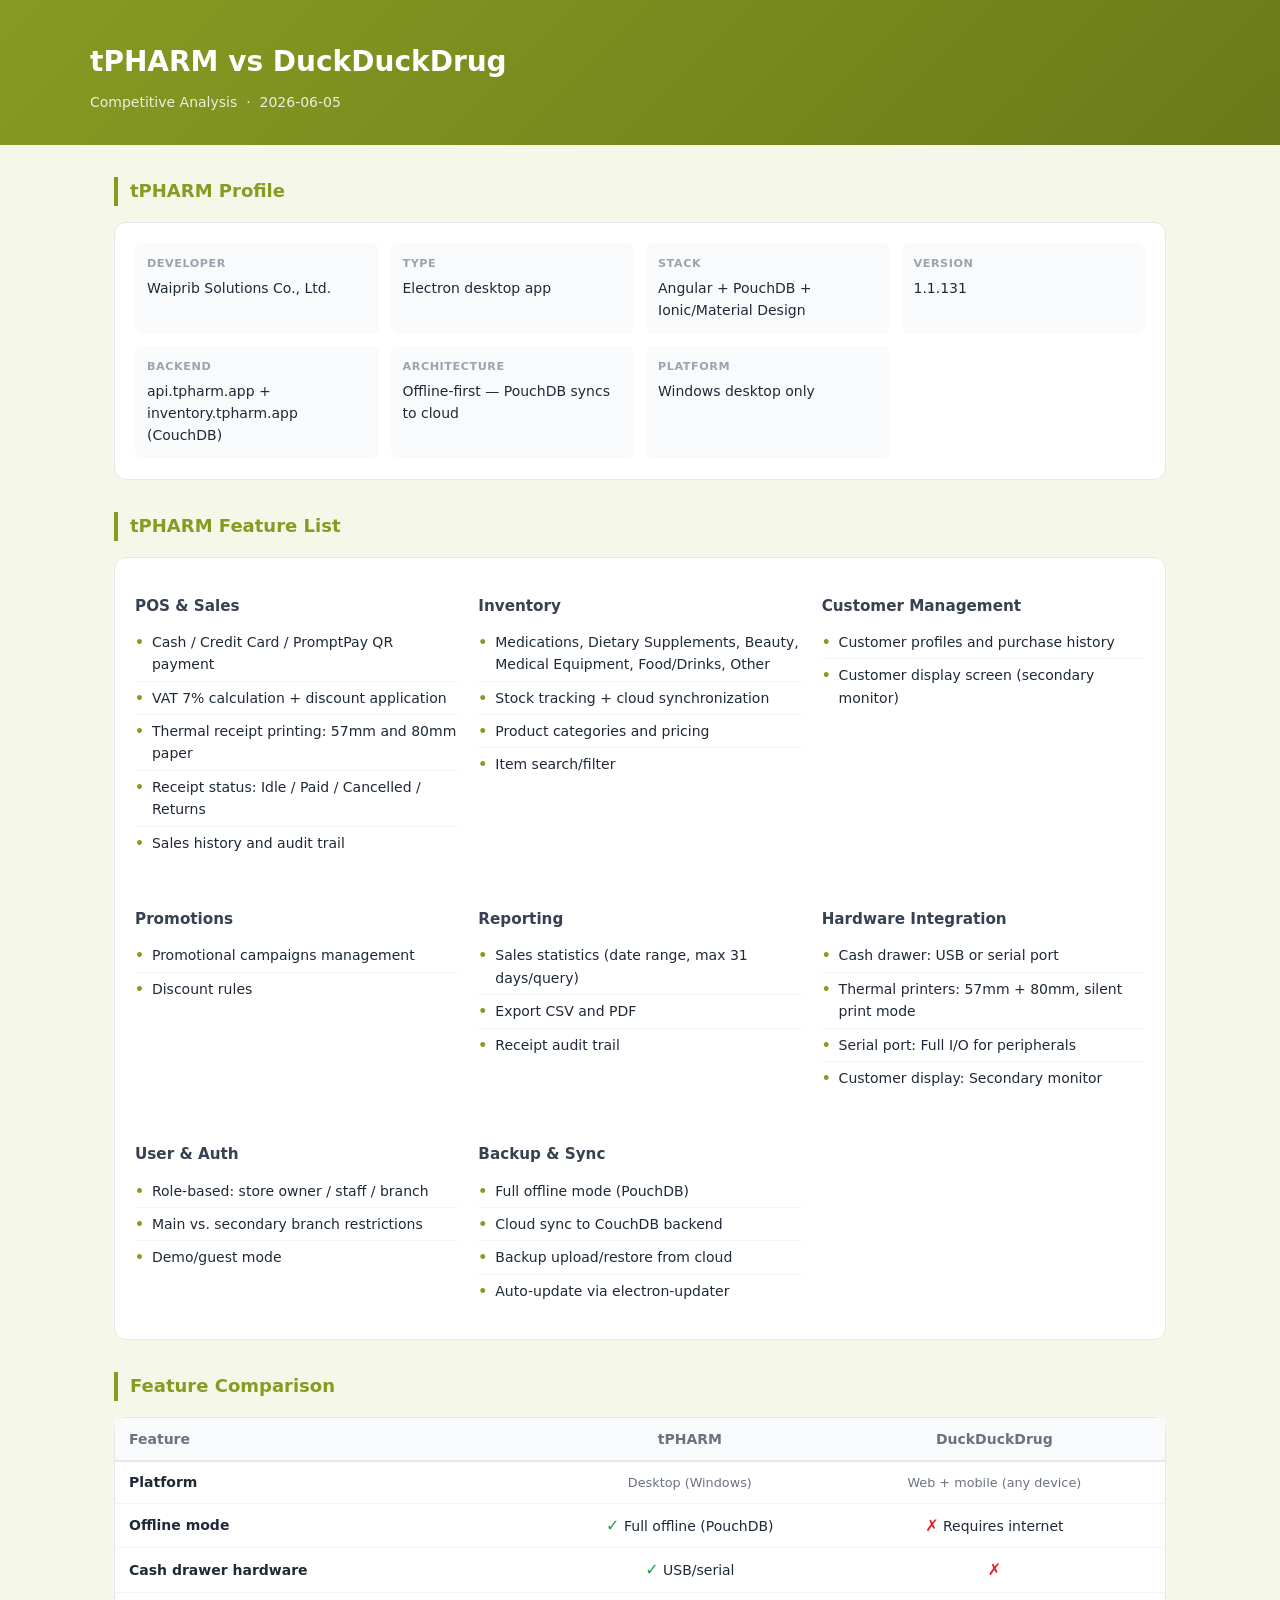
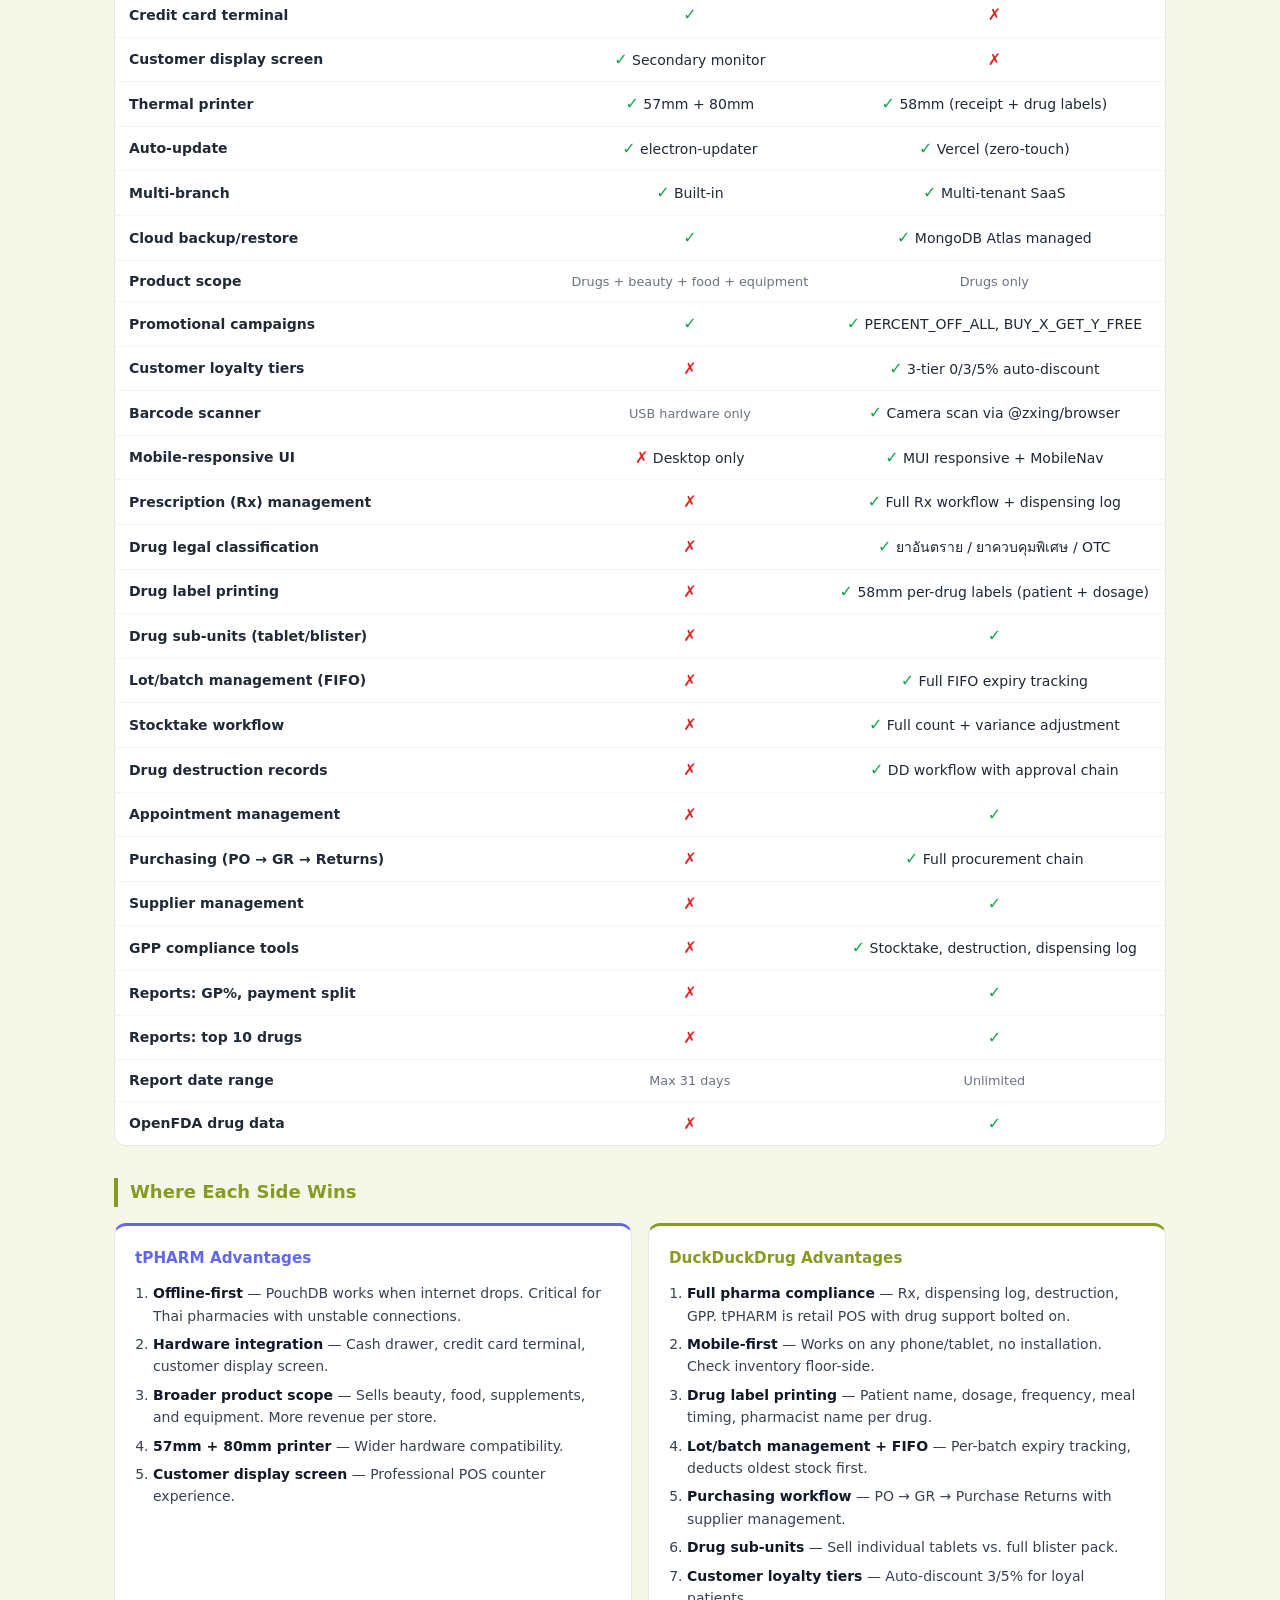
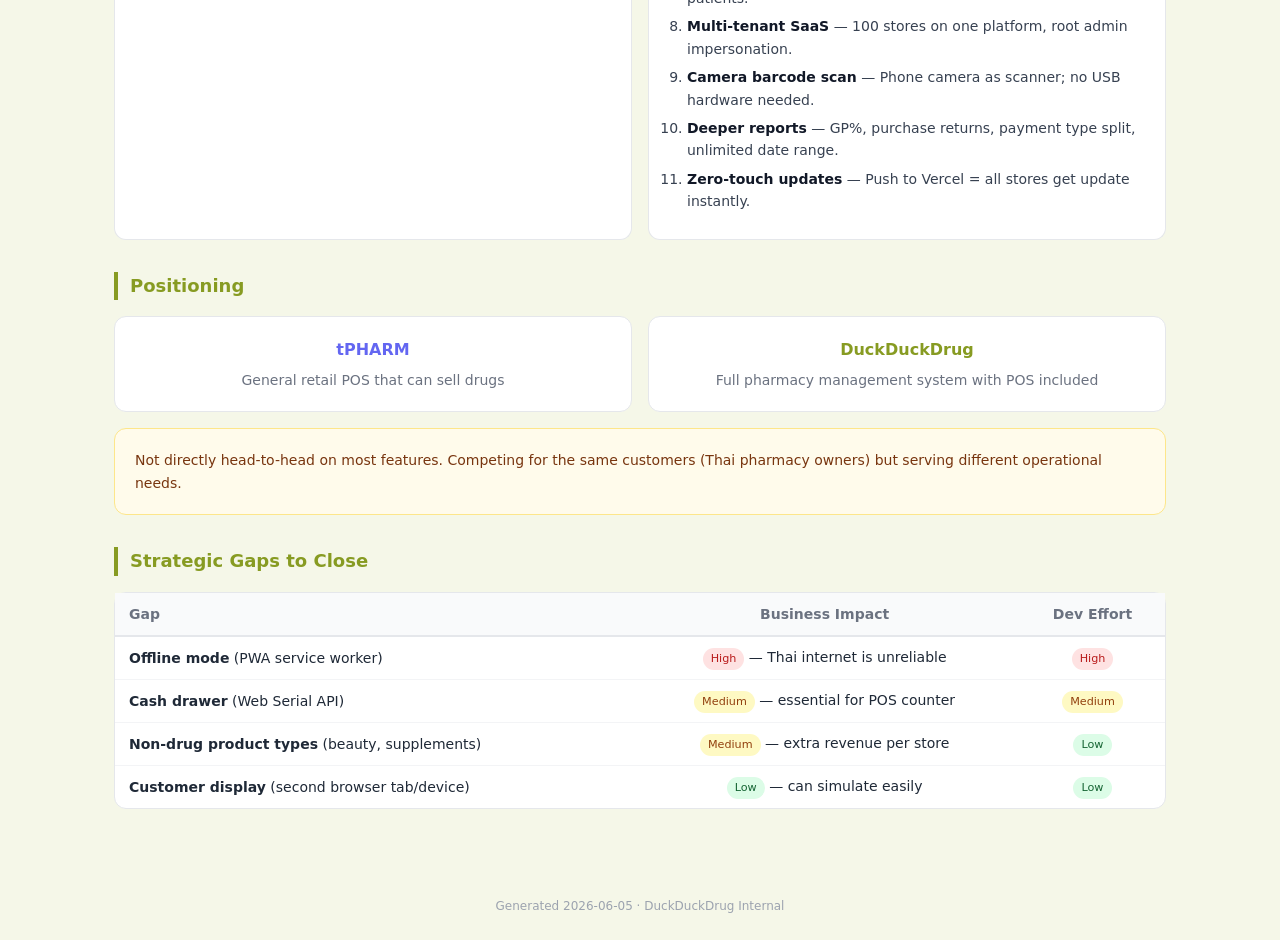
<file: analysis.html>
<!DOCTYPE html>
<html lang="en">
<head>
<meta charset="UTF-8">
<meta name="viewport" content="width=device-width, initial-scale=1.0">
<title>tPHARM vs DuckDuckDrug — Competitive Analysis</title>
<style>
  * { box-sizing: border-box; margin: 0; padding: 0; }
  body { font-family: 'Segoe UI', system-ui, sans-serif; background: #f5f7e8; color: #1f2937; line-height: 1.6; }

  .header {
    background: linear-gradient(135deg, #879b22 0%, #6b7a1a 100%);
    color: #fff;
    padding: 40px 32px 32px;
  }
  .header h1 { font-size: 1.75rem; font-weight: 700; margin-bottom: 6px; }
  .header .meta { font-size: 0.875rem; opacity: 0.85; }

  .container { max-width: 1100px; margin: 0 auto; padding: 32px 24px; }

  section { margin-bottom: 32px; }
  h2 {
    font-size: 1.125rem; font-weight: 700; color: #879b22;
    border-left: 4px solid #879b22; padding-left: 12px; margin-bottom: 16px;
  }
  h3 { font-size: 0.95rem; font-weight: 600; color: #374151; margin: 16px 0 8px; }

  .card {
    background: #fff; border: 1px solid #e5e7eb; border-radius: 12px;
    padding: 20px; margin-bottom: 16px;
  }

  /* Profile grid */
  .profile-grid {
    display: grid; grid-template-columns: repeat(auto-fit, minmax(200px, 1fr)); gap: 12px;
  }
  .profile-item { background: #f9fafb; border-radius: 8px; padding: 12px; }
  .profile-item .label { font-size: 0.7rem; font-weight: 600; color: #9ca3af; text-transform: uppercase; letter-spacing: 0.05em; margin-bottom: 4px; }
  .profile-item .value { font-size: 0.875rem; font-weight: 500; color: #1f2937; }

  /* Feature list */
  .feature-group { margin-bottom: 12px; }
  .feature-group ul { list-style: none; padding: 0; }
  .feature-group li {
    padding: 5px 0; font-size: 0.875rem; border-bottom: 1px solid #f3f4f6;
    display: flex; align-items: flex-start; gap: 8px;
  }
  .feature-group li:last-child { border-bottom: none; }
  .feature-group li::before { content: "•"; color: #879b22; font-weight: 700; flex-shrink: 0; }

  /* Comparison table */
  .table-wrap { overflow-x: auto; }
  table { width: 100%; border-collapse: collapse; font-size: 0.875rem; }
  th {
    background: #f9fafb; padding: 10px 14px; font-weight: 600; color: #6b7280;
    border-bottom: 2px solid #e5e7eb; text-align: left; white-space: nowrap;
  }
  th:not(:first-child) { text-align: center; }
  td { padding: 9px 14px; border-bottom: 1px solid #f3f4f6; }
  td:not(:first-child) { text-align: center; }
  tr:last-child td { border-bottom: none; }
  tr:hover td { background: #f9fafb; }
  .check { color: #16a34a; font-size: 1rem; }
  .cross { color: #dc2626; font-size: 1rem; }
  .neutral { color: #6b7280; font-size: 0.8rem; }

  /* Wins cards */
  .wins-grid { display: grid; grid-template-columns: 1fr 1fr; gap: 16px; }
  @media (max-width: 640px) { .wins-grid { grid-template-columns: 1fr; } }
  .wins-card { background: #fff; border: 1px solid #e5e7eb; border-radius: 12px; padding: 20px; }
  .wins-card.tpharm { border-top: 3px solid #6366f1; }
  .wins-card.ours   { border-top: 3px solid #879b22; }
  .wins-card h3 { font-size: 0.95rem; margin: 0 0 12px; }
  .wins-card.tpharm h3 { color: #6366f1; }
  .wins-card.ours   h3 { color: #879b22; }
  .wins-card ol { padding-left: 18px; }
  .wins-card ol li { font-size: 0.875rem; margin-bottom: 6px; color: #374151; }
  .wins-card ol li strong { color: #111827; }

  /* Gap table */
  .gap-badge {
    display: inline-block; font-size: 0.7rem; padding: 2px 8px;
    border-radius: 12px; font-weight: 500;
  }
  .high   { background: #fee2e2; color: #b91c1c; }
  .medium { background: #fef9c3; color: #92400e; }
  .low    { background: #dcfce7; color: #166534; }

  /* Positioning */
  .positioning {
    display: grid; grid-template-columns: 1fr 1fr; gap: 16px;
  }
  @media (max-width: 640px) { .positioning { grid-template-columns: 1fr; } }
  .pos-card { background: #fff; border: 1px solid #e5e7eb; border-radius: 12px; padding: 20px; text-align: center; }
  .pos-card .brand { font-size: 1rem; font-weight: 700; margin-bottom: 6px; }
  .pos-card.tpharm .brand { color: #6366f1; }
  .pos-card.ours   .brand { color: #879b22; }
  .pos-card .desc { font-size: 0.875rem; color: #6b7280; }
</style>
</head>
<body>

<div class="header">
  <div style="max-width:1100px;margin:0 auto">
    <h1>tPHARM vs DuckDuckDrug</h1>
    <div class="meta">Competitive Analysis &nbsp;·&nbsp; 2026-06-05</div>
  </div>
</div>

<div class="container">

  <!-- Profile -->
  <section>
    <h2>tPHARM Profile</h2>
    <div class="card">
      <div class="profile-grid">
        <div class="profile-item"><div class="label">Developer</div><div class="value">Waiprib Solutions Co., Ltd.</div></div>
        <div class="profile-item"><div class="label">Type</div><div class="value">Electron desktop app</div></div>
        <div class="profile-item"><div class="label">Stack</div><div class="value">Angular + PouchDB + Ionic/Material Design</div></div>
        <div class="profile-item"><div class="label">Version</div><div class="value">1.1.131</div></div>
        <div class="profile-item"><div class="label">Backend</div><div class="value">api.tpharm.app + inventory.tpharm.app (CouchDB)</div></div>
        <div class="profile-item"><div class="label">Architecture</div><div class="value">Offline-first — PouchDB syncs to cloud</div></div>
        <div class="profile-item"><div class="label">Platform</div><div class="value">Windows desktop only</div></div>
      </div>
    </div>
  </section>

  <!-- tPHARM Features -->
  <section>
    <h2>tPHARM Feature List</h2>
    <div class="card">
      <div style="display:grid;grid-template-columns:repeat(auto-fit,minmax(240px,1fr));gap:20px">
        <div class="feature-group">
          <h3>POS &amp; Sales</h3>
          <ul>
            <li>Cash / Credit Card / PromptPay QR payment</li>
            <li>VAT 7% calculation + discount application</li>
            <li>Thermal receipt printing: 57mm and 80mm paper</li>
            <li>Receipt status: Idle / Paid / Cancelled / Returns</li>
            <li>Sales history and audit trail</li>
          </ul>
        </div>
        <div class="feature-group">
          <h3>Inventory</h3>
          <ul>
            <li>Medications, Dietary Supplements, Beauty, Medical Equipment, Food/Drinks, Other</li>
            <li>Stock tracking + cloud synchronization</li>
            <li>Product categories and pricing</li>
            <li>Item search/filter</li>
          </ul>
        </div>
        <div class="feature-group">
          <h3>Customer Management</h3>
          <ul>
            <li>Customer profiles and purchase history</li>
            <li>Customer display screen (secondary monitor)</li>
          </ul>
        </div>
        <div class="feature-group">
          <h3>Promotions</h3>
          <ul>
            <li>Promotional campaigns management</li>
            <li>Discount rules</li>
          </ul>
        </div>
        <div class="feature-group">
          <h3>Reporting</h3>
          <ul>
            <li>Sales statistics (date range, max 31 days/query)</li>
            <li>Export CSV and PDF</li>
            <li>Receipt audit trail</li>
          </ul>
        </div>
        <div class="feature-group">
          <h3>Hardware Integration</h3>
          <ul>
            <li>Cash drawer: USB or serial port</li>
            <li>Thermal printers: 57mm + 80mm, silent print mode</li>
            <li>Serial port: Full I/O for peripherals</li>
            <li>Customer display: Secondary monitor</li>
          </ul>
        </div>
        <div class="feature-group">
          <h3>User &amp; Auth</h3>
          <ul>
            <li>Role-based: store owner / staff / branch</li>
            <li>Main vs. secondary branch restrictions</li>
            <li>Demo/guest mode</li>
          </ul>
        </div>
        <div class="feature-group">
          <h3>Backup &amp; Sync</h3>
          <ul>
            <li>Full offline mode (PouchDB)</li>
            <li>Cloud sync to CouchDB backend</li>
            <li>Backup upload/restore from cloud</li>
            <li>Auto-update via electron-updater</li>
          </ul>
        </div>
      </div>
    </div>
  </section>

  <!-- Comparison Table -->
  <section>
    <h2>Feature Comparison</h2>
    <div class="card" style="padding:0">
      <div class="table-wrap">
        <table>
          <thead>
            <tr>
              <th style="width:42%">Feature</th>
              <th>tPHARM</th>
              <th>DuckDuckDrug</th>
            </tr>
          </thead>
          <tbody>
            <tr><td><strong>Platform</strong></td><td><span class="neutral">Desktop (Windows)</span></td><td><span class="neutral">Web + mobile (any device)</span></td></tr>
            <tr><td><strong>Offline mode</strong></td><td><span class="check">✓</span> Full offline (PouchDB)</td><td><span class="cross">✗</span> Requires internet</td></tr>
            <tr><td><strong>Cash drawer hardware</strong></td><td><span class="check">✓</span> USB/serial</td><td><span class="cross">✗</span></td></tr>
            <tr><td><strong>Credit card terminal</strong></td><td><span class="check">✓</span></td><td><span class="cross">✗</span></td></tr>
            <tr><td><strong>Customer display screen</strong></td><td><span class="check">✓</span> Secondary monitor</td><td><span class="cross">✗</span></td></tr>
            <tr><td><strong>Thermal printer</strong></td><td><span class="check">✓</span> 57mm + 80mm</td><td><span class="check">✓</span> 58mm (receipt + drug labels)</td></tr>
            <tr><td><strong>Auto-update</strong></td><td><span class="check">✓</span> electron-updater</td><td><span class="check">✓</span> Vercel (zero-touch)</td></tr>
            <tr><td><strong>Multi-branch</strong></td><td><span class="check">✓</span> Built-in</td><td><span class="check">✓</span> Multi-tenant SaaS</td></tr>
            <tr><td><strong>Cloud backup/restore</strong></td><td><span class="check">✓</span></td><td><span class="check">✓</span> MongoDB Atlas managed</td></tr>
            <tr><td><strong>Product scope</strong></td><td><span class="neutral">Drugs + beauty + food + equipment</span></td><td><span class="neutral">Drugs only</span></td></tr>
            <tr><td><strong>Promotional campaigns</strong></td><td><span class="check">✓</span></td><td><span class="check">✓</span> PERCENT_OFF_ALL, BUY_X_GET_Y_FREE</td></tr>
            <tr><td><strong>Customer loyalty tiers</strong></td><td><span class="cross">✗</span></td><td><span class="check">✓</span> 3-tier 0/3/5% auto-discount</td></tr>
            <tr><td><strong>Barcode scanner</strong></td><td><span class="neutral">USB hardware only</span></td><td><span class="check">✓</span> Camera scan via @zxing/browser</td></tr>
            <tr><td><strong>Mobile-responsive UI</strong></td><td><span class="cross">✗</span> Desktop only</td><td><span class="check">✓</span> MUI responsive + MobileNav</td></tr>
            <tr><td><strong>Prescription (Rx) management</strong></td><td><span class="cross">✗</span></td><td><span class="check">✓</span> Full Rx workflow + dispensing log</td></tr>
            <tr><td><strong>Drug legal classification</strong></td><td><span class="cross">✗</span></td><td><span class="check">✓</span> ยาอันตราย / ยาควบคุมพิเศษ / OTC</td></tr>
            <tr><td><strong>Drug label printing</strong></td><td><span class="cross">✗</span></td><td><span class="check">✓</span> 58mm per-drug labels (patient + dosage)</td></tr>
            <tr><td><strong>Drug sub-units (tablet/blister)</strong></td><td><span class="cross">✗</span></td><td><span class="check">✓</span></td></tr>
            <tr><td><strong>Lot/batch management (FIFO)</strong></td><td><span class="cross">✗</span></td><td><span class="check">✓</span> Full FIFO expiry tracking</td></tr>
            <tr><td><strong>Stocktake workflow</strong></td><td><span class="cross">✗</span></td><td><span class="check">✓</span> Full count + variance adjustment</td></tr>
            <tr><td><strong>Drug destruction records</strong></td><td><span class="cross">✗</span></td><td><span class="check">✓</span> DD workflow with approval chain</td></tr>
            <tr><td><strong>Appointment management</strong></td><td><span class="cross">✗</span></td><td><span class="check">✓</span></td></tr>
            <tr><td><strong>Purchasing (PO → GR → Returns)</strong></td><td><span class="cross">✗</span></td><td><span class="check">✓</span> Full procurement chain</td></tr>
            <tr><td><strong>Supplier management</strong></td><td><span class="cross">✗</span></td><td><span class="check">✓</span></td></tr>
            <tr><td><strong>GPP compliance tools</strong></td><td><span class="cross">✗</span></td><td><span class="check">✓</span> Stocktake, destruction, dispensing log</td></tr>
            <tr><td><strong>Reports: GP%, payment split</strong></td><td><span class="cross">✗</span></td><td><span class="check">✓</span></td></tr>
            <tr><td><strong>Reports: top 10 drugs</strong></td><td><span class="cross">✗</span></td><td><span class="check">✓</span></td></tr>
            <tr><td><strong>Report date range</strong></td><td><span class="neutral">Max 31 days</span></td><td><span class="neutral">Unlimited</span></td></tr>
            <tr><td><strong>OpenFDA drug data</strong></td><td><span class="cross">✗</span></td><td><span class="check">✓</span></td></tr>
          </tbody>
        </table>
      </div>
    </div>
  </section>

  <!-- Wins -->
  <section>
    <h2>Where Each Side Wins</h2>
    <div class="wins-grid">
      <div class="wins-card tpharm">
        <h3>tPHARM Advantages</h3>
        <ol>
          <li><strong>Offline-first</strong> — PouchDB works when internet drops. Critical for Thai pharmacies with unstable connections.</li>
          <li><strong>Hardware integration</strong> — Cash drawer, credit card terminal, customer display screen.</li>
          <li><strong>Broader product scope</strong> — Sells beauty, food, supplements, and equipment. More revenue per store.</li>
          <li><strong>57mm + 80mm printer</strong> — Wider hardware compatibility.</li>
          <li><strong>Customer display screen</strong> — Professional POS counter experience.</li>
        </ol>
      </div>
      <div class="wins-card ours">
        <h3>DuckDuckDrug Advantages</h3>
        <ol>
          <li><strong>Full pharma compliance</strong> — Rx, dispensing log, destruction, GPP. tPHARM is retail POS with drug support bolted on.</li>
          <li><strong>Mobile-first</strong> — Works on any phone/tablet, no installation. Check inventory floor-side.</li>
          <li><strong>Drug label printing</strong> — Patient name, dosage, frequency, meal timing, pharmacist name per drug.</li>
          <li><strong>Lot/batch management + FIFO</strong> — Per-batch expiry tracking, deducts oldest stock first.</li>
          <li><strong>Purchasing workflow</strong> — PO → GR → Purchase Returns with supplier management.</li>
          <li><strong>Drug sub-units</strong> — Sell individual tablets vs. full blister pack.</li>
          <li><strong>Customer loyalty tiers</strong> — Auto-discount 3/5% for loyal patients.</li>
          <li><strong>Multi-tenant SaaS</strong> — 100 stores on one platform, root admin impersonation.</li>
          <li><strong>Camera barcode scan</strong> — Phone camera as scanner; no USB hardware needed.</li>
          <li><strong>Deeper reports</strong> — GP%, purchase returns, payment type split, unlimited date range.</li>
          <li><strong>Zero-touch updates</strong> — Push to Vercel = all stores get update instantly.</li>
        </ol>
      </div>
    </div>
  </section>

  <!-- Positioning -->
  <section>
    <h2>Positioning</h2>
    <div class="positioning">
      <div class="pos-card tpharm">
        <div class="brand">tPHARM</div>
        <div class="desc">General retail POS that can sell drugs</div>
      </div>
      <div class="pos-card ours">
        <div class="brand">DuckDuckDrug</div>
        <div class="desc">Full pharmacy management system with POS included</div>
      </div>
    </div>
    <div class="card" style="margin-top:16px;background:#fffbeb;border-color:#fde68a">
      <p style="font-size:0.875rem;color:#78350f">Not directly head-to-head on most features. Competing for the same customers (Thai pharmacy owners) but serving different operational needs.</p>
    </div>
  </section>

  <!-- Strategic Gaps -->
  <section>
    <h2>Strategic Gaps to Close</h2>
    <div class="card" style="padding:0">
      <div class="table-wrap">
        <table>
          <thead>
            <tr>
              <th>Gap</th>
              <th>Business Impact</th>
              <th>Dev Effort</th>
            </tr>
          </thead>
          <tbody>
            <tr>
              <td><strong>Offline mode</strong> (PWA service worker)</td>
              <td><span class="gap-badge high">High</span> — Thai internet is unreliable</td>
              <td><span class="gap-badge high">High</span></td>
            </tr>
            <tr>
              <td><strong>Cash drawer</strong> (Web Serial API)</td>
              <td><span class="gap-badge medium">Medium</span> — essential for POS counter</td>
              <td><span class="gap-badge medium">Medium</span></td>
            </tr>
            <tr>
              <td><strong>Non-drug product types</strong> (beauty, supplements)</td>
              <td><span class="gap-badge medium">Medium</span> — extra revenue per store</td>
              <td><span class="gap-badge low">Low</span></td>
            </tr>
            <tr>
              <td><strong>Customer display</strong> (second browser tab/device)</td>
              <td><span class="gap-badge low">Low</span> — can simulate easily</td>
              <td><span class="gap-badge low">Low</span></td>
            </tr>
          </tbody>
        </table>
      </div>
    </div>
  </section>

</div>

<div style="text-align:center;padding:24px;font-size:0.75rem;color:#9ca3af">
  Generated 2026-06-05 · DuckDuckDrug Internal
</div>

</body>
</html>
</file>
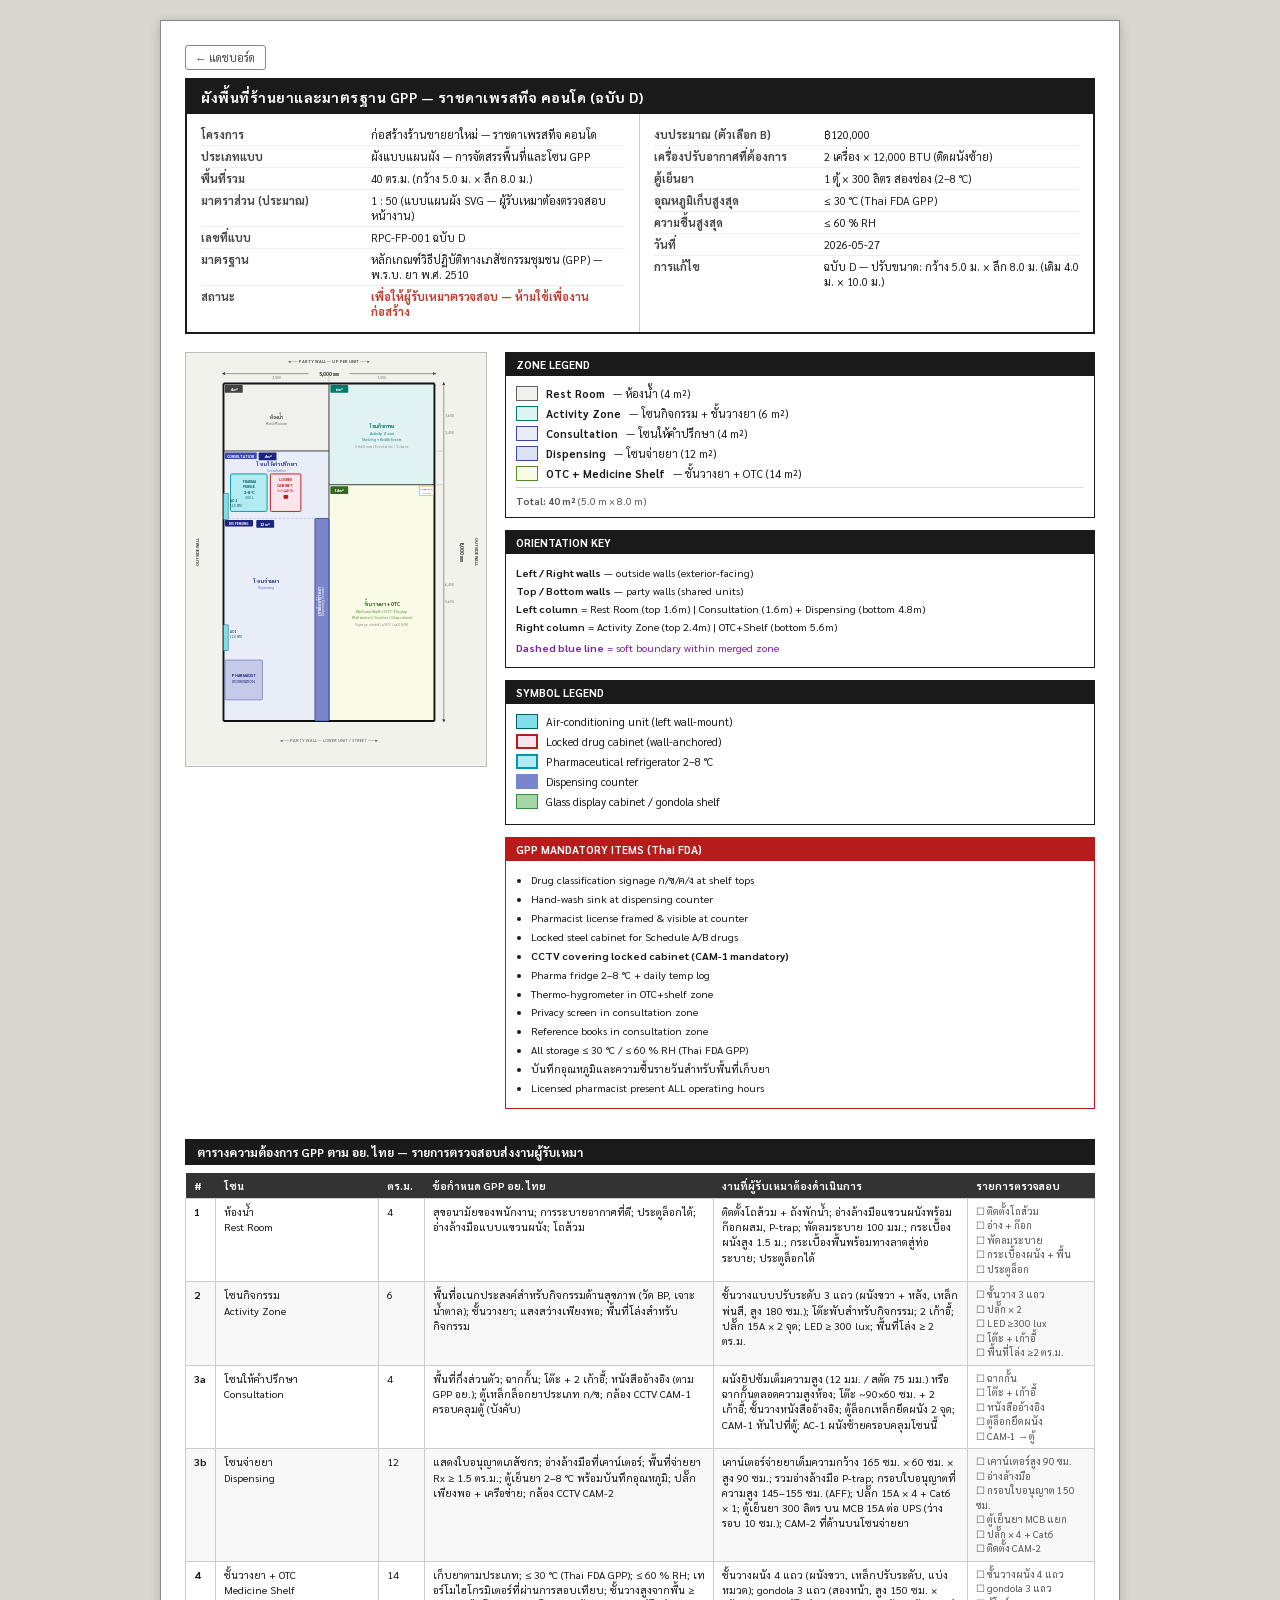
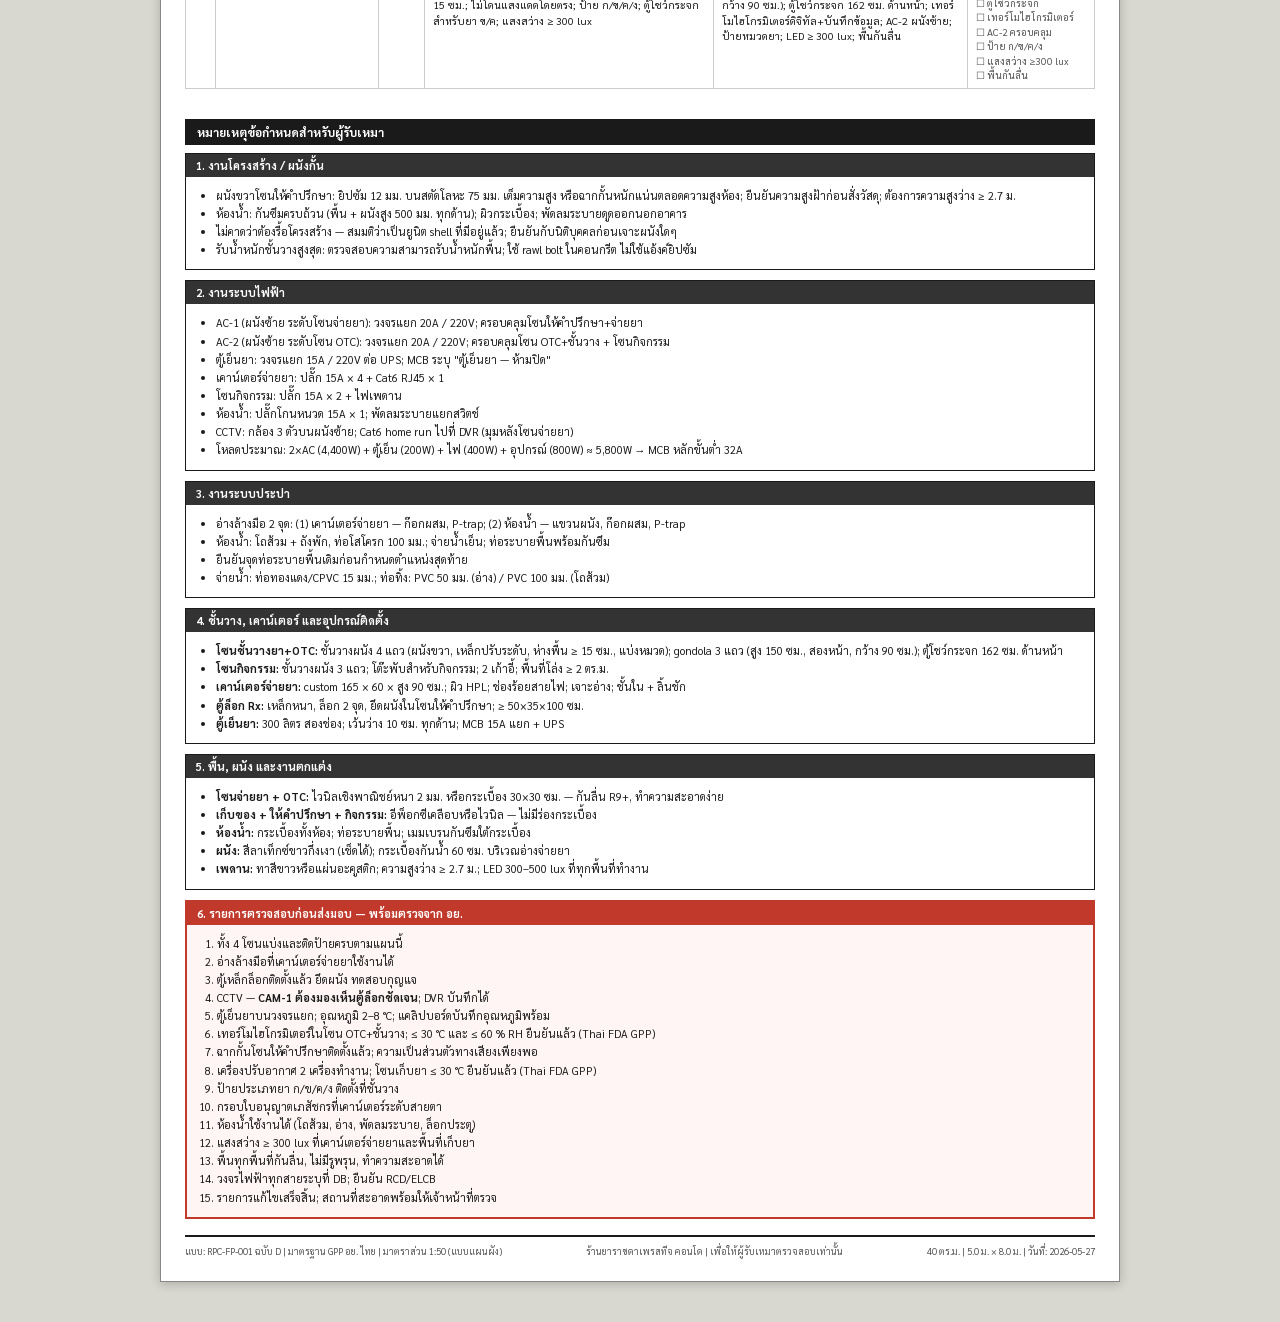
<file: floorplan-th.html>
<!DOCTYPE html>
<html lang="th">
<head>
  <meta charset="UTF-8">
  <meta name="viewport" content="width=device-width, initial-scale=1.0">
  <title>ผังร้านยา GPP — Ratchada Prestige Pharmacy</title>
  <link rel="preconnect" href="https://fonts.googleapis.com">
  <link href="https://fonts.googleapis.com/css2?family=Sarabun:wght@400;600;700&display=swap" rel="stylesheet">
  <style>
    *{box-sizing:border-box;margin:0;padding:0}
    body{font-family:'Sarabun',Arial,sans-serif;background:#d8d8d0;padding:20px;color:#1a1a1a}
    .page{background:white;max-width:960px;margin:0 auto 20px;padding:24px;border:1px solid #888;box-shadow:0 2px 10px rgba(0,0,0,.2)}
    .title-block{border:2px solid #1a1a1a;margin-bottom:18px}
    .title-block .tb-header{background:#1a1a1a;color:white;padding:8px 14px;font-size:14px;font-weight:bold;letter-spacing:.5px}
    .title-block .tb-body{display:grid;grid-template-columns:1fr 1fr;gap:0}
    .tb-col{padding:10px 14px}
    .tb-col:first-child{border-right:1px solid #ccc}
    .tb-row{display:flex;gap:0;font-size:11px;border-bottom:1px solid #eee;padding:3px 0}
    .tb-row:last-child{border-bottom:none}
    .tb-key{font-weight:bold;width:170px;flex-shrink:0;color:#444}
    .tb-val{color:#1a1a1a}
    .main-layout{display:flex;gap:18px;align-items:flex-start;margin-bottom:18px}
    .fp-svg-wrap{flex:0 0 auto}
    .side-panel{flex:1;min-width:220px}
    .panel-box{border:1.5px solid #1a1a1a;margin-bottom:12px;font-size:11px}
    .panel-box .pb-head{background:#1a1a1a;color:white;padding:4px 10px;font-size:11px;font-weight:bold}
    .panel-box .pb-body{padding:10px}
    .lg-item{display:flex;align-items:center;gap:8px;margin-bottom:5px;font-size:11px}
    .lg-swatch{width:22px;height:15px;border:1px solid #666;flex-shrink:0}
    .section-head{background:#1a1a1a;color:white;padding:5px 12px;font-size:12px;font-weight:bold;margin:16px 0 8px}
    table.gpp{width:100%;border-collapse:collapse;font-size:10.5px;margin-bottom:14px}
    table.gpp th{background:#333;color:white;padding:6px 8px;text-align:left}
    table.gpp td{padding:5px 8px;border:1px solid #ccc;vertical-align:top;line-height:1.45}
    table.gpp tr:nth-child(even) td{background:#f8f8f8}
    table.gpp .check{color:#555;font-size:10px}
    .note-box{border:1.5px solid #1a1a1a;margin-bottom:10px;font-size:11px}
    .note-box .nb-head{background:#333;color:white;padding:4px 10px;font-size:11px;font-weight:bold}
    .note-box .nb-body{padding:10px 12px}
    .note-box ul,.note-box ol{margin-left:18px;line-height:1.65}
    .warn-box{border:2px solid #c0392b;background:#fff5f5}
    .warn-box .nb-head{background:#c0392b}
    .doc-footer{margin-top:16px;border-top:2px solid #1a1a1a;padding-top:8px;font-size:9.5px;color:#555;display:flex;justify-content:space-between}
    .fp-svg-wrap svg{width:100%;max-width:380px;height:auto}
    @media(max-width:700px){
      body{padding:10px}
      .page{padding:12px}
      .main-layout{flex-direction:column}
      .side-panel{min-width:0;width:100%}
      .title-block .tb-body{grid-template-columns:1fr}
      .tb-col:first-child{border-right:none;border-bottom:1px solid #ccc}
      .gpp{font-size:9.5px}
      .gpp th,.gpp td{padding:4px 5px}
      .section-head{font-size:11px}
    }
    .tbl-scroll{overflow-x:auto;-webkit-overflow-scrolling:touch}
    @media print{body{background:white;padding:0}.page{box-shadow:none;border:none;padding:12px;max-width:100%}}
    .lang-bar{display:flex;gap:8px;justify-content:space-between;margin-bottom:8px;font-size:11px}
    .lang-bar a{padding:4px 10px;border:1px solid #888;text-decoration:none;color:#444;border-radius:3px}
    .lang-bar a.active{background:#1a1a1a;color:white;font-weight:bold;border-color:#1a1a1a}
    .lang-bar a:hover:not(.active){background:#eee}
  </style>
</head>
<body>
<div class="page">

  <!-- LANGUAGE SWITCHER -->
  <div class="lang-bar">
    <a href="index.html">&#8592; &#3649;&#3604;&#3594;&#3610;&#3629;&#3619;&#3660;&#3604;</a>
    <div style="display:flex;gap:8px">
    </div>
  </div>

  <!-- TITLE BLOCK -->
  <div class="title-block">
    <div class="tb-header">ผังพื้นที่ร้านยาและมาตรฐาน GPP — ราชดาเพรสทีจ คอนโด (ฉบับ D)</div>
    <div class="tb-body">
      <div class="tb-col">
        <div class="tb-row"><span class="tb-key">โครงการ</span><span class="tb-val">ก่อสร้างร้านขายยาใหม่ — ราชดาเพรสทีจ คอนโด</span></div>
        <div class="tb-row"><span class="tb-key">ประเภทแบบ</span><span class="tb-val">ผังแบบแผนผัง — การจัดสรรพื้นที่และโซน GPP</span></div>
        <div class="tb-row"><span class="tb-key">พื้นที่รวม</span><span class="tb-val">40 ตร.ม. (กว้าง 5.0 ม. × ลึก 8.0 ม.)</span></div>
        <div class="tb-row"><span class="tb-key">มาตราส่วน (ประมาณ)</span><span class="tb-val">1 : 50 (แบบแผนผัง SVG — ผู้รับเหมาต้องตรวจสอบหน้างาน)</span></div>
        <div class="tb-row"><span class="tb-key">เลขที่แบบ</span><span class="tb-val">RPC-FP-001 ฉบับ D</span></div>
        <div class="tb-row"><span class="tb-key">มาตรฐาน</span><span class="tb-val">หลักเกณฑ์วิธีปฏิบัติทางเภสัชกรรมชุมชน (GPP) — พ.ร.บ. ยา พ.ศ. 2510</span></div>
        <div class="tb-row"><span class="tb-key">สถานะ</span><span class="tb-val" style="font-weight:bold;color:#c0392b">เพื่อให้ผู้รับเหมาตรวจสอบ — ห้ามใช้เพื่องานก่อสร้าง</span></div>
      </div>
      <div class="tb-col">
        <div class="tb-row"><span class="tb-key">งบประมาณ (ตัวเลือก B)</span><span class="tb-val">฿120,000</span></div>
        <div class="tb-row"><span class="tb-key">เครื่องปรับอากาศที่ต้องการ</span><span class="tb-val">2 เครื่อง × 12,000 BTU (ติดผนังซ้าย)</span></div>
        <div class="tb-row"><span class="tb-key">ตู้เย็นยา</span><span class="tb-val">1 ตู้ × 300 ลิตร สองช่อง (2–8 °C)</span></div>
        <div class="tb-row"><span class="tb-key">อุณหภูมิเก็บสูงสุด</span><span class="tb-val">≤ 30 °C (Thai FDA GPP)</span></div>
        <div class="tb-row"><span class="tb-key">ความชื้นสูงสุด</span><span class="tb-val">≤ 60 % RH</span></div>
        <div class="tb-row"><span class="tb-key">วันที่</span><span class="tb-val">2026-05-27</span></div>
        <div class="tb-row"><span class="tb-key">การแก้ไข</span><span class="tb-val">ฉบับ D — ปรับขนาด: กว้าง 5.0 ม. × ลึก 8.0 ม. (เดิม 4.0 ม. × 10.0 ม.)</span></div>
      </div>
    </div>
  </div>

   <!-- FLOOR PLAN + SIDE PANEL -->
  <div class="main-layout">
    <div class="fp-svg-wrap">
      <!--
        Room: 5.0 m wide × 8.0 m deep = 40 sqm
        Scale: 90 px / m  |  x=80..530 (450px=5m)  |  y=65..785 (720px=8m)
        LEFT  col x=80..305 (2.5m): Rest Room (top 1.6m) | Consultation+Dispensing (bottom 6.4m)
        RIGHT col x=305..530 (2.5m): Activity Zone (top 2.4m) | OTC + Shelf (bottom 5.6m)
        No door swing arcs on this plan.
      -->
      <svg viewBox="0 0 640 880" style="display:block;border:1px solid #bbb">
        <defs>
          <marker id="a1" markerWidth="7" markerHeight="7" refX="3.5" refY="3.5" orient="auto">
            <polygon points="0,0 7,3.5 0,7" fill="#444"/>
          </marker>
          <marker id="a2" markerWidth="7" markerHeight="7" refX="3.5" refY="3.5" orient="auto-start-reverse">
            <polygon points="0,0 7,3.5 0,7" fill="#444"/>
          </marker>
        </defs>

        <!-- Page background -->
        <rect width="640" height="880" fill="#f2f2ec"/>

        <!-- ── ZONE FILLS ── -->
        <!-- Rest Room  (x=80..305, y=65..209)  2.5m×1.6m = 4 m² -->
        <rect x="80"  y="65"  width="225" height="144" fill="#f0f0ee"/>
        <!-- Activity Zone  (x=305..530, y=65..281)  2.5m×2.4m = 6 m² -->
        <rect x="305" y="65"  width="225" height="216" fill="#e0f2f1"/>
        <!-- Consultation + Dispensing  (x=80..305, y=209..785)  2.5m×6.4m = 16 m² -->
        <rect x="80"  y="209" width="225" height="576" fill="#e8edf8"/>
        <!-- OTC + Medicine Shelf  (x=305..530, y=281..785)  2.5m×5.6m = 14 m² -->
        <rect x="305" y="281" width="225" height="504" fill="#f9fbe7"/>

        <!-- ── OUTER WALLS (solid — no door gaps) ── -->
        <line x1="80"  y1="65"  x2="530" y2="65"  stroke="#111" stroke-width="4"/>
        <line x1="80"  y1="785" x2="530" y2="785" stroke="#111" stroke-width="4"/>
        <line x1="80"  y1="65"  x2="80"  y2="785" stroke="#111" stroke-width="4"/>
        <line x1="530" y1="65"  x2="530" y2="785" stroke="#111" stroke-width="4"/>

        <!-- ── INTERNAL DIVIDERS ── -->
        <!-- Center vertical (full height) -->
        <line x1="305" y1="65"  x2="305" y2="785" stroke="#333" stroke-width="2"/>
        <!-- y=209: Rest Room / Consultation+Dispensing boundary (left col only) -->
        <line x1="80"  y1="209" x2="305" y2="209" stroke="#333" stroke-width="2"/>
        <!-- y=281: Activity / OTC boundary (right col only) -->
        <line x1="305" y1="281" x2="530" y2="281" stroke="#333" stroke-width="2"/>
        <!-- Visual sub-divider: consultation / dispensing soft line (dashed) -->
        <line x1="80"  y1="353" x2="305" y2="353" stroke="#7986cb" stroke-width="1" stroke-dasharray="6,3" opacity=".6"/>

        <!-- ── REST ROOM furniture ── -->
        <rect x="83" y="68" width="38" height="17" fill="#424242" rx="2"/>
        <text x="102" y="80" text-anchor="middle" font-size="9" fill="white" font-weight="bold">4 m²</text>
        <text x="193" y="140" text-anchor="middle" font-size="10" font-weight="bold" fill="#424242">ห้องน้ำ</text>
        <text x="193" y="154" text-anchor="middle" font-size="8.5" fill="#616161">Rest Room</text>

        <!-- ── ACTIVITY ZONE furniture (y=65..281) ── -->
        <rect x="308" y="68" width="38" height="17" fill="#00796b" rx="2"/>
        <text x="327" y="80" text-anchor="middle" font-size="9" fill="white" font-weight="bold">6 m²</text>
        <text x="418" y="160" text-anchor="middle" font-size="10" font-weight="bold" fill="#00695c">โซนกิจกรรม</text>
        <text x="418" y="174" text-anchor="middle" font-size="8.5" fill="#00796b">Activity Zone</text>
        <text x="418" y="188" text-anchor="middle" font-size="7.5" fill="#00796b">Shelving + Health Events</text>
        <text x="418" y="202" text-anchor="middle" font-size="7" fill="#888">3 shelf rows | Event table | 2 chairs</text>

        <!-- ── CONSULTATION + DISPENSING (y=209..785) ── -->
        <!-- Sub-zone label: CONSULTATION (upper, y=209..353) -->
        <rect x="83" y="212" width="68" height="14" fill="#3949ab" rx="2"/>
        <text x="117" y="223" text-anchor="middle" font-size="7.5" fill="white" font-weight="bold">CONSULTATION</text>
        <rect x="155" y="212" width="38" height="17" fill="#1a237e" rx="2"/>
        <text x="174" y="224" text-anchor="middle" font-size="9" fill="white" font-weight="bold">4 m²</text>
        <!-- Sub-zone label: DISPENSING (lower, y=353..785) -->
        <rect x="83" y="356" width="60" height="14" fill="#1a237e" rx="2"/>
        <text x="113" y="367" text-anchor="middle" font-size="7.5" fill="white" font-weight="bold">DISPENSING</text>
        <rect x="150" y="356" width="38" height="17" fill="#1a237e" rx="2"/>
        <text x="169" y="368" text-anchor="middle" font-size="9" fill="white" font-weight="bold">12 m²</text>

        <!-- Pharmacist workstation -->
        <rect x="83" y="655" width="80" height="85" fill="#c5cae9" stroke="#3949ab" stroke-width="1" rx="2"/>
        <text x="123" y="691" text-anchor="middle" font-size="8" font-weight="bold" fill="#1a237e">PHARMACIST</text>
        <text x="123" y="703" text-anchor="middle" font-size="7.5" fill="#1a237e">WORKSTATION</text>

        <!-- Dispensing counter (vertical barrier between dispensing and OTC zones) -->
        <rect x="275" y="353" width="30" height="432" fill="#7986cb" stroke="#283593" stroke-width="1.5" rx="2"/>
        <text x="290" y="528" text-anchor="middle" font-size="9" font-weight="bold" fill="white" transform="rotate(-90,290,530)">เคาน์เตอร์จ่ายยา</text>
        <text x="290" y="535" text-anchor="middle" font-size="7.5" fill="white" transform="rotate(-90,290,530)">Dispensing Counter</text>



        <!-- Zone area labels -->
        <text x="193" y="242" text-anchor="middle" font-size="11" font-weight="bold" fill="#283593">โซนให้คำปรึกษา</text>
        <text x="193" y="253" text-anchor="middle" font-size="7.5" fill="#5c6bc0">Consultation</text>

        <!-- Pharma fridge (in Consultation zone) -->
        <rect x="95" y="258" width="78" height="80" fill="#b2ebf2" stroke="#0097a7" stroke-width="2" rx="3"/>
        <text x="135" y="278" text-anchor="middle" font-size="7.5" fill="#006064" font-weight="bold">PHARMA</text>
        <text x="135" y="289" text-anchor="middle" font-size="7.5" fill="#006064" font-weight="bold">FRIDGE</text>
        <text x="135" y="300" text-anchor="middle" font-size="8.5" fill="#006064" font-weight="bold">2–8 °C</text>
        <text x="135" y="311" text-anchor="middle" font-size="6.5" fill="#006064">300 L</text>

        <!-- Locked Rx cabinet (in Consultation zone) -->
        <rect x="180" y="258" width="65" height="80" fill="#fce4ec" stroke="#b71c1c" stroke-width="2" rx="2"/>
        <text x="212" y="274" text-anchor="middle" font-size="7.5" font-weight="bold" fill="#b71c1c">LOCKED</text>
        <text x="212" y="285" text-anchor="middle" font-size="7.5" font-weight="bold" fill="#b71c1c">CABINET</text>
        <text x="212" y="296" text-anchor="middle" font-size="7" fill="#b71c1c">Sch A/B Rx</text>
        <rect x="208" y="303" width="10" height="8" rx="2" fill="#b71c1c"/>
        <path d="M210,297 Q213,291 216,297" fill="none" stroke="#b71c1c" stroke-width="1.5"/>

        <text x="170" y="490" text-anchor="middle" font-size="11" font-weight="bold" fill="#283593">โซนจ่ายยา</text>
        <text x="170" y="503" text-anchor="middle" font-size="7.5" fill="#5c6bc0">Dispensing</text>

        <!-- ── OTC + MEDICINE SHELF (y=281..785) ── -->
        <!-- Thermo-hygrometer -->
        <rect x="498" y="284" width="30" height="20" fill="white" stroke="#f57c00" stroke-width="1"/>
        <text x="513" y="293" text-anchor="middle" font-size="5.5" fill="#e65100" font-weight="bold">THERMO</text>
        <text x="513" y="301" text-anchor="middle" font-size="5.5" fill="#e65100">HYGRO</text>
        <!-- Zone label -->
        <rect x="308" y="284" width="38" height="17" fill="#33691e" rx="2"/>
        <text x="327" y="296" text-anchor="middle" font-size="9" fill="white" font-weight="bold">14 m²</text>
        <text x="418" y="540" text-anchor="middle" font-size="11" font-weight="bold" fill="#33691e">ชั้นวางยา + OTC</text>
        <text x="418" y="554" text-anchor="middle" font-size="8.5" fill="#558b2f">Medicine Shelf + OTC Display</text>
        <text x="418" y="568" text-anchor="middle" font-size="7.5" fill="#558b2f">Wall shelves | Gondola | Glass cabinet</text>
        <text x="418" y="582" text-anchor="middle" font-size="7" fill="#888">Signage ก/ข/ค/ง | ≤30°C / ≤60%RH</text>

        <!-- ── AC units (left wall) ── -->
        <rect x="80" y="580" width="10" height="55" fill="#80deea" stroke="#006064" stroke-width="1"/>
        <text x="94" y="598" font-size="6.5" fill="#004d50" font-weight="bold">AC-1</text>
        <text x="94" y="608" font-size="6" fill="#004d50">12K BTU</text>
        <rect x="80" y="300" width="10" height="55" fill="#80deea" stroke="#006064" stroke-width="1"/>
        <text x="94" y="318" font-size="6.5" fill="#004d50" font-weight="bold">AC-2</text>
        <text x="94" y="328" font-size="6" fill="#004d50">12K BTU</text>

        <!-- ── DIMENSION LINES ── -->
        <line x1="80" y1="44" x2="530" y2="44" stroke="#333" stroke-width="1" marker-start="url(#a2)" marker-end="url(#a1)"/>
        <rect x="261" y="38" width="88" height="14" fill="#f2f2ec"/>
        <text x="305" y="49" text-anchor="middle" font-size="10" font-weight="bold" fill="#333">5,000 mm</text>
        <line x1="305" y1="49" x2="305" y2="63" stroke="#999" stroke-width=".75"/>
        <text x="193" y="56" text-anchor="middle" font-size="7.5" fill="#777">2,500</text>
        <text x="418" y="56" text-anchor="middle" font-size="7.5" fill="#777">2,500</text>
        <line x1="550" y1="65" x2="550" y2="785" stroke="#333" stroke-width="1" marker-start="url(#a2)" marker-end="url(#a1)"/>
        <text x="585" y="425" text-anchor="middle" font-size="10" font-weight="bold" fill="#333" transform="rotate(90,585,425)">8,000 mm</text>
        <!-- Zone height ticks -->
        <line x1="533" y1="209" x2="548" y2="209" stroke="#999" stroke-width=".75"/>
        <text x="553" y="137" font-size="7.5" fill="#777">1,600</text>
        <line x1="533" y1="281" x2="548" y2="281" stroke="#999" stroke-width=".75"/>
        <text x="553" y="173" font-size="7.5" fill="#777">2,400</text>
        <text x="553" y="497" font-size="7.5" fill="#777">6,400</text>
        <text x="553" y="533" font-size="7.5" fill="#777">5,600</text>

        <!-- ── WALL LABELS ── -->
        <text x="305" y="22"   text-anchor="middle" font-size="9" font-weight="bold" fill="#555">◄── PARTY WALL — UPPER UNIT ──►</text>
        <text x="305" y="830" text-anchor="middle" font-size="9" fill="#555">◄── PARTY WALL — LOWER UNIT / STREET ──►</text>
        <text x="28"  y="425"  text-anchor="middle" font-size="8.5" font-weight="bold" fill="#444" transform="rotate(-90,28,425)">OUTSIDE WALL</text>
        <text x="616" y="425"  text-anchor="middle" font-size="8.5" font-weight="bold" fill="#444" transform="rotate(90,616,425)">OUTSIDE WALL</text>

      </svg>
    </div><!-- /fp-svg-wrap -->

    <!-- SIDE PANEL -->
    <div class="side-panel">

      <div class="panel-box">
        <div class="pb-head">ZONE LEGEND</div>
        <div class="pb-body">
          <div class="lg-item"><div class="lg-swatch" style="background:#f0f0ee;border-color:#616161"></div><strong>Rest Room</strong> — ห้องน้ำ (4 m²)</div>
          <div class="lg-item"><div class="lg-swatch" style="background:#e0f2f1;border-color:#00796b"></div><strong>Activity Zone</strong> — โซนกิจกรรม + ชั้นวางยา (6 m²)</div>
          <div class="lg-item"><div class="lg-swatch" style="background:#e8edf8;border-color:#3949ab"></div><strong>Consultation</strong> — โซนให้คำปรึกษา (4 m²)</div>
          <div class="lg-item"><div class="lg-swatch" style="background:#dce3f5;border-color:#3949ab"></div><strong>Dispensing</strong> — โซนจ่ายยา (12 m²)</div>
          <div class="lg-item"><div class="lg-swatch" style="background:#f9fbe7;border-color:#558b2f"></div><strong>OTC + Medicine Shelf</strong> — ชั้นวางยา + OTC (14 m²)</div>
          <div style="font-size:10px;margin-top:6px;color:#555;border-top:1px solid #ddd;padding-top:6px"><strong>Total: 40 m²</strong> (5.0 m × 8.0 m)</div>
        </div>
      </div>

      <div class="panel-box">
        <div class="pb-head">ORIENTATION KEY</div>
        <div class="pb-body" style="font-size:10.5px;line-height:1.7">
          <div><strong>Left / Right walls</strong> — outside walls (exterior-facing)</div>
          <div><strong>Top / Bottom walls</strong> — party walls (shared units)</div>
          <div><strong>Left column</strong> = Rest Room (top 1.6m) | Consultation (1.6m) + Dispensing (bottom 4.8m)</div>
          <div><strong>Right column</strong> = Activity Zone (top 2.4m) | OTC+Shelf (bottom 5.6m)</div>
          <div style="margin-top:4px;color:#7b1fa2"><strong>Dashed blue line</strong> = soft boundary within merged zone</div>
        </div>
      </div>

      <div class="panel-box">
        <div class="pb-head">SYMBOL LEGEND</div>
        <div class="pb-body">
          <div class="lg-item"><div style="width:22px;height:15px;background:#80deea;border:1px solid #006064;flex-shrink:0"></div>Air-conditioning unit (left wall-mount)</div>
          <div class="lg-item"><div style="width:22px;height:15px;background:#fce4ec;border:2px solid #b71c1c;flex-shrink:0"></div>Locked drug cabinet (wall-anchored)</div>
          <div class="lg-item"><div style="width:22px;height:15px;background:#b2ebf2;border:2px solid #0097a7;flex-shrink:0"></div>Pharmaceutical refrigerator 2–8 °C</div>
          <div class="lg-item"><div style="width:22px;height:15px;background:#7986cb;flex-shrink:0"></div>Dispensing counter</div>
          <div class="lg-item"><div style="width:22px;height:15px;background:#a5d6a7;border:1px solid #388e3c;flex-shrink:0"></div>Glass display cabinet / gondola shelf</div>
        </div>
      </div>

      <div class="panel-box" style="border-color:#b71c1c">
        <div class="pb-head" style="background:#b71c1c">GPP MANDATORY ITEMS (Thai FDA)</div>
        <div class="pb-body">
          <ul style="font-size:10.5px;margin-left:15px;line-height:1.8">
            <li>Drug classification signage ก/ข/ค/ง at shelf tops</li>
            <li>Hand-wash sink at dispensing counter</li>
            <li>Pharmacist license framed &amp; visible at counter</li>
            <li>Locked steel cabinet for Schedule A/B drugs</li>
            <li><strong>CCTV covering locked cabinet (CAM-1 mandatory)</strong></li>
            <li>Pharma fridge 2–8 °C + daily temp log</li>
            <li>Thermo-hygrometer in OTC+shelf zone</li>
            <li>Privacy screen in consultation zone</li>
            <li>Reference books in consultation zone</li>
            <li>All storage ≤ 30 °C / ≤ 60 % RH (Thai FDA GPP)</li>
            <li>บันทึกอุณหภูมิและความชื้นรายวันสำหรับพื้นที่เก็บยา</li>
            <li>Licensed pharmacist present ALL operating hours</li>
          </ul>
        </div>
      </div>

    </div><!-- /side-panel -->
  </div><!-- /main-layout -->

  <!-- GPP COMPLIANCE TABLE -->
  <div class="section-head">ตารางความต้องการ GPP ตาม อย. ไทย — รายการตรวจสอบส่งงานผู้รับเหมา</div>
  <div class="tbl-scroll">
  <table class="gpp">
    <thead>
      <tr>
        <th style="width:3%">#</th>
        <th style="width:18%">โซน</th>
        <th style="width:5%">ตร.ม.</th>
        <th style="width:32%">ข้อกำหนด GPP อย. ไทย</th>
        <th style="width:28%">งานที่ผู้รับเหมาต้องดำเนินการ</th>
        <th style="width:14%">รายการตรวจสอบ</th>
      </tr>
    </thead>
    <tbody>
      <tr>
        <td><strong>1</strong></td>
        <td>ห้องน้ำ<br>Rest Room</td>
        <td>4</td>
        <td>สุขอนามัยของพนักงาน; การระบายอากาศที่ดี; ประตูล็อกได้; อ่างล้างมือแบบแขวนผนัง; โถส้วม</td>
        <td>ติดตั้งโถส้วม + ถังพักน้ำ; อ่างล้างมือแขวนผนังพร้อมก๊อกผสม, P-trap; พัดลมระบาย 100 มม.; กระเบื้องผนังสูง 1.5 ม.; กระเบื้องพื้นพร้อมทางลาดสู่ท่อระบาย; ประตูล็อกได้</td>
        <td class="check">☐ ติดตั้งโถส้วม<br>☐ อ่าง + ก๊อก<br>☐ พัดลมระบาย<br>☐ กระเบื้องผนัง + พื้น<br>☐ ประตูล็อก</td>
      </tr>
      <tr>
        <td><strong>2</strong></td>
        <td>โซนกิจกรรม<br>Activity Zone</td>
        <td>6</td>
        <td>พื้นที่อเนกประสงค์สำหรับกิจกรรมด้านสุขภาพ (วัด BP, เจาะน้ำตาล); ชั้นวางยา; แสงสว่างเพียงพอ; พื้นที่โล่งสำหรับกิจกรรม</td>
        <td>ชั้นวางแบบปรับระดับ 3 แถว (ผนังขวา + หลัง, เหล็กพ่นสี, สูง 180 ซม.); โต๊ะพับสำหรับกิจกรรม; 2 เก้าอี้; ปลั๊ก 15A × 2 จุด; LED ≥ 300 lux; พื้นที่โล่ง ≥ 2 ตร.ม.</td>
        <td class="check">☐ ชั้นวาง 3 แถว<br>☐ ปลั๊ก × 2<br>☐ LED ≥300 lux<br>☐ โต๊ะ + เก้าอี้<br>☐ พื้นที่โล่ง ≥2 ตร.ม.</td>
      </tr>
      <tr>
        <td><strong>3a</strong></td>
        <td>โซนให้คำปรึกษา<br>Consultation</td>
        <td>4</td>
        <td>พื้นที่กึ่งส่วนตัว; ฉากกั้น; โต๊ะ + 2 เก้าอี้; หนังสืออ้างอิง (ตาม GPP อย.); ตู้เหล็กล็อกยาประเภท ก/ข; กล้อง CCTV CAM-1 ครอบคลุมตู้ (บังคับ)</td>
        <td>ผนังยิปซัมเต็มความสูง (12 มม. / สตัด 75 มม.) หรือฉากกั้นตลอดความสูงห้อง; โต๊ะ ~90×60 ซม. + 2 เก้าอี้; ชั้นวางหนังสืออ้างอิง; ตู้ล็อกเหล็กยึดผนัง 2 จุด; CAM-1 หันไปที่ตู้; AC-1 ผนังซ้ายครอบคลุมโซนนี้</td>
        <td class="check">☐ ฉากกั้น<br>☐ โต๊ะ + เก้าอี้<br>☐ หนังสืออ้างอิง<br>☐ ตู้ล็อกยึดผนัง<br>☐ CAM-1 → ตู้</td>
      </tr>
      <tr>
        <td><strong>3b</strong></td>
        <td>โซนจ่ายยา<br>Dispensing</td>
        <td>12</td>
        <td>แสดงใบอนุญาตเภสัชกร; อ่างล้างมือที่เคาน์เตอร์; พื้นที่จ่ายยา Rx ≥ 1.5 ตร.ม.; ตู้เย็นยา 2–8 °C พร้อมบันทึกอุณหภูมิ; ปลั๊กเพียงพอ + เครือข่าย; กล้อง CCTV CAM-2</td>
        <td>เคาน์เตอร์จ่ายยาเต็มความกว้าง 165 ซม. × 60 ซม. × สูง 90 ซม.; รวมอ่างล้างมือ P-trap; กรอบใบอนุญาตที่ความสูง 145–155 ซม. (AFF); ปลั๊ก 15A × 4 + Cat6 × 1; ตู้เย็นยา 300 ลิตร บน MCB 15A ต่อ UPS (ว่างรอบ 10 ซม.); CAM-2 ที่ด้านบนโซนจ่ายยา</td>
        <td class="check">☐ เคาน์เตอร์สูง 90 ซม.<br>☐ อ่างล้างมือ<br>☐ กรอบใบอนุญาต 150 ซม.<br>☐ ตู้เย็นยา MCB แยก<br>☐ ปลั๊ก × 4 + Cat6<br>☐ ติดตั้ง CAM-2</td>
      </tr>
      <tr>
        <td><strong>4</strong></td>
        <td>ชั้นวางยา + OTC<br>Medicine Shelf</td>
        <td>14</td>
        <td>เก็บยาตามประเภท; ≤ 30 °C (Thai FDA GPP); ≤ 60 % RH; เทอร์โมไฮโกรมิเตอร์ที่ผ่านการสอบเทียบ; ชั้นวางสูงจากพื้น ≥ 15 ซม.; ไม่โดนแสงแดดโดยตรง; ป้าย ก/ข/ค/ง; ตู้โชว์กระจกสำหรับยา ข/ค; แสงสว่าง ≥ 300 lux</td>
        <td>ชั้นวางผนัง 4 แถว (ผนังขวา, เหล็กปรับระดับ, แบ่งหมวด); gondola 3 แถว (สองหน้า, สูง 150 ซม. × กว้าง 90 ซม.); ตู้โชว์กระจก 162 ซม. ด้านหน้า; เทอร์โมไฮโกรมิเตอร์ดิจิทัล+บันทึกข้อมูล; AC-2 ผนังซ้าย; ป้ายหมวดยา; LED ≥ 300 lux; พื้นกันลื่น</td>
        <td class="check">☐ ชั้นวางผนัง 4 แถว<br>☐ gondola 3 แถว<br>☐ ตู้โชว์กระจก<br>☐ เทอร์โมไฮโกรมิเตอร์<br>☐ AC-2 ครอบคลุม<br>☐ ป้าย ก/ข/ค/ง<br>☐ แสงสว่าง ≥300 lux<br>☐ พื้นกันลื่น</td>
      </tr>
    </tbody>
  </table>
  </div>

  <!-- CONTRACTOR SPEC NOTES -->
  <div class="section-head">หมายเหตุข้อกำหนดสำหรับผู้รับเหมา</div>

  <div class="note-box">
    <div class="nb-head">1. งานโครงสร้าง / ผนังกั้น</div>
    <div class="nb-body">
      <ul>
        <li>ผนังขวาโซนให้คำปรึกษา: ยิปซัม 12 มม. บนสตัดโลหะ 75 มม. เต็มความสูง หรือฉากกั้นหนักแน่นตลอดความสูงห้อง; ยืนยันความสูงฝ้าก่อนสั่งวัสดุ; ต้องการความสูงว่าง ≥ 2.7 ม.</li>
        <li>ห้องน้ำ: กันซึมครบถ้วน (พื้น + ผนังสูง 500 มม. ทุกด้าน); ผิวกระเบื้อง; พัดลมระบายดูดออกนอกอาคาร</li>
        <li>ไม่คาดว่าต้องรื้อโครงสร้าง — สมมติว่าเป็นยูนิต shell ที่มีอยู่แล้ว; ยืนยันกับนิติบุคคลก่อนเจาะผนังใดๆ</li>
        <li>รับน้ำหนักชั้นวางสูงสุด: ตรวจสอบความสามารถรับน้ำหนักพื้น; ใช้ rawl bolt ในคอนกรีต ไม่ใช้แอ้งค์ยิปซัม</li>
      </ul>
    </div>
  </div>

  <div class="note-box">
    <div class="nb-head">2. งานระบบไฟฟ้า</div>
    <div class="nb-body">
      <ul>
        <li>AC-1 (ผนังซ้าย ระดับโซนจ่ายยา): วงจรแยก 20A / 220V; ครอบคลุมโซนให้คำปรึกษา+จ่ายยา</li>
        <li>AC-2 (ผนังซ้าย ระดับโซน OTC): วงจรแยก 20A / 220V; ครอบคลุมโซน OTC+ชั้นวาง + โซนกิจกรรม</li>
        <li>ตู้เย็นยา: วงจรแยก 15A / 220V ต่อ UPS; MCB ระบุ "ตู้เย็นยา — ห้ามปิด"</li>
        <li>เคาน์เตอร์จ่ายยา: ปลั๊ก 15A × 4 + Cat6 RJ45 × 1</li>
        <li>โซนกิจกรรม: ปลั๊ก 15A × 2 + ไฟเพดาน</li>
        <li>ห้องน้ำ: ปลั๊กโกนหนวด 15A × 1; พัดลมระบายแยกสวิตช์</li>
        <li>CCTV: กล้อง 3 ตัวบนผนังซ้าย; Cat6 home run ไปที่ DVR (มุมหลังโซนจ่ายยา)</li>
        <li>โหลดประมาณ: 2×AC (4,400W) + ตู้เย็น (200W) + ไฟ (400W) + อุปกรณ์ (800W) ≈ 5,800W → MCB หลักขั้นต่ำ 32A</li>
      </ul>
    </div>
  </div>

  <div class="note-box">
    <div class="nb-head">3. งานระบบประปา</div>
    <div class="nb-body">
      <ul>
        <li>อ่างล้างมือ 2 จุด: (1) เคาน์เตอร์จ่ายยา — ก๊อกผสม, P-trap; (2) ห้องน้ำ — แขวนผนัง, ก๊อกผสม, P-trap</li>
        <li>ห้องน้ำ: โถส้วม + ถังพัก, ท่อโสโครก 100 มม.; จ่ายน้ำเย็น; ท่อระบายพื้นพร้อมกันซึม</li>
        <li>ยืนยันจุดท่อระบายพื้นเดิมก่อนกำหนดตำแหน่งสุดท้าย</li>
        <li>จ่ายน้ำ: ท่อทองแดง/CPVC 15 มม.; ท่อทิ้ง: PVC 50 มม. (อ่าง) / PVC 100 มม. (โถส้วม)</li>
      </ul>
    </div>
  </div>

  <div class="note-box">
    <div class="nb-head">4. ชั้นวาง, เคาน์เตอร์ และอุปกรณ์ติดตั้ง</div>
    <div class="nb-body">
      <ul>
        <li><strong>โซนชั้นวางยา+OTC:</strong> ชั้นวางผนัง 4 แถว (ผนังขวา, เหล็กปรับระดับ, ห่างพื้น ≥ 15 ซม., แบ่งหมวด); gondola 3 แถว (สูง 150 ซม., สองหน้า, กว้าง 90 ซม.); ตู้โชว์กระจก 162 ซม. ด้านหน้า</li>
        <li><strong>โซนกิจกรรม:</strong> ชั้นวางผนัง 3 แถว; โต๊ะพับสำหรับกิจกรรม; 2 เก้าอี้; พื้นที่โล่ง ≥ 2 ตร.ม.</li>
        <li><strong>เคาน์เตอร์จ่ายยา:</strong> custom 165 × 60 × สูง 90 ซม.; ผิว HPL; ช่องร้อยสายไฟ; เจาะอ่าง; ชั้นใน + ลิ้นชัก</li>
        <li><strong>ตู้ล็อก Rx:</strong> เหล็กหนา, ล็อก 2 จุด, ยึดผนังในโซนให้คำปรึกษา; ≥ 50×35×100 ซม.</li>
        <li><strong>ตู้เย็นยา:</strong> 300 ลิตร สองช่อง; เว้นว่าง 10 ซม. ทุกด้าน; MCB 15A แยก + UPS</li>
      </ul>
    </div>
  </div>

  <div class="note-box">
    <div class="nb-head">5. พื้น, ผนัง และงานตกแต่ง</div>
    <div class="nb-body">
      <ul>
        <li><strong>โซนจ่ายยา + OTC:</strong> ไวนิลเชิงพาณิชย์หนา 2 มม. หรือกระเบื้อง 30×30 ซม. — กันลื่น R9+, ทำความสะอาดง่าย</li>
        <li><strong>เก็บของ + ให้คำปรึกษา + กิจกรรม:</strong> อีพ็อกซีเคลือบหรือไวนิล — ไม่มีร่องกระเบื้อง</li>
        <li><strong>ห้องน้ำ:</strong> กระเบื้องทั้งห้อง; ท่อระบายพื้น; เมมเบรนกันซึมใต้กระเบื้อง</li>
        <li><strong>ผนัง:</strong> สีลาเท็กซ์ขาวกึ่งเงา (เช็ดได้); กระเบื้องกันน้ำ 60 ซม. บริเวณอ่างจ่ายยา</li>
        <li><strong>เพดาน:</strong> ทาสีขาวหรือแผ่นอะคูสติก; ความสูงว่าง ≥ 2.7 ม.; LED 300–500 lux ที่ทุกพื้นที่ทำงาน</li>
      </ul>
    </div>
  </div>

  <div class="note-box warn-box">
    <div class="nb-head">6. รายการตรวจสอบก่อนส่งมอบ — พร้อมตรวจจาก อย.</div>
    <div class="nb-body">
      <ol>
        <li>ทั้ง 4 โซนแบ่งและติดป้ายครบตามแผนนี้</li>
        <li>อ่างล้างมือที่เคาน์เตอร์จ่ายยาใช้งานได้</li>
        <li>ตู้เหล็กล็อกติดตั้งแล้ว ยึดผนัง ทดสอบกุญแจ</li>
        <li>CCTV — <strong>CAM-1 ต้องมองเห็นตู้ล็อกชัดเจน</strong>; DVR บันทึกได้</li>
        <li>ตู้เย็นยาบนวงจรแยก; อุณหภูมิ 2–8 °C; แคลิปบอร์ดบันทึกอุณหภูมิพร้อม</li>
        <li>เทอร์โมไฮโกรมิเตอร์ในโซน OTC+ชั้นวาง; ≤ 30 °C และ ≤ 60 % RH ยืนยันแล้ว (Thai FDA GPP)</li>
        <li>ฉากกั้นโซนให้คำปรึกษาติดตั้งแล้ว; ความเป็นส่วนตัวทางเสียงเพียงพอ</li>
        <li>เครื่องปรับอากาศ 2 เครื่องทำงาน; โซนเก็บยา ≤ 30 °C ยืนยันแล้ว (Thai FDA GPP)</li>
        <li>ป้ายประเภทยา ก/ข/ค/ง ติดตั้งที่ชั้นวาง</li>
        <li>กรอบใบอนุญาตเภสัชกรที่เคาน์เตอร์ระดับสายตา</li>
        <li>ห้องน้ำใช้งานได้ (โถส้วม, อ่าง, พัดลมระบาย, ล็อกประตู)</li>
        <li>แสงสว่าง ≥ 300 lux ที่เคาน์เตอร์จ่ายยาและพื้นที่เก็บยา</li>
        <li>พื้นทุกพื้นที่กันลื่น, ไม่มีรูพรุน, ทำความสะอาดได้</li>
        <li>วงจรไฟฟ้าทุกสายระบุที่ DB; ยืนยัน RCD/ELCB</li>
        <li>รายการแก้ไขเสร็จสิ้น; สถานที่สะอาดพร้อมให้เจ้าหน้าที่ตรวจ</li>
      </ol>
    </div>
  </div>

  <!-- FOOTER -->
  <div class="doc-footer">
    <div>แบบ: RPC-FP-001 ฉบับ D | มาตรฐาน GPP อย. ไทย | มาตราส่วน 1:50 (แบบแผนผัง)</div>
    <div>ร้านยาราชดาเพรสทีจ คอนโด | เพื่อให้ผู้รับเหมาตรวจสอบเท่านั้น</div>
    <div>40 ตร.ม. | 5.0 ม. × 8.0 ม. | วันที่: 2026-05-27</div>
  </div>

</div><!-- /page -->
</body>
</html>
</file>
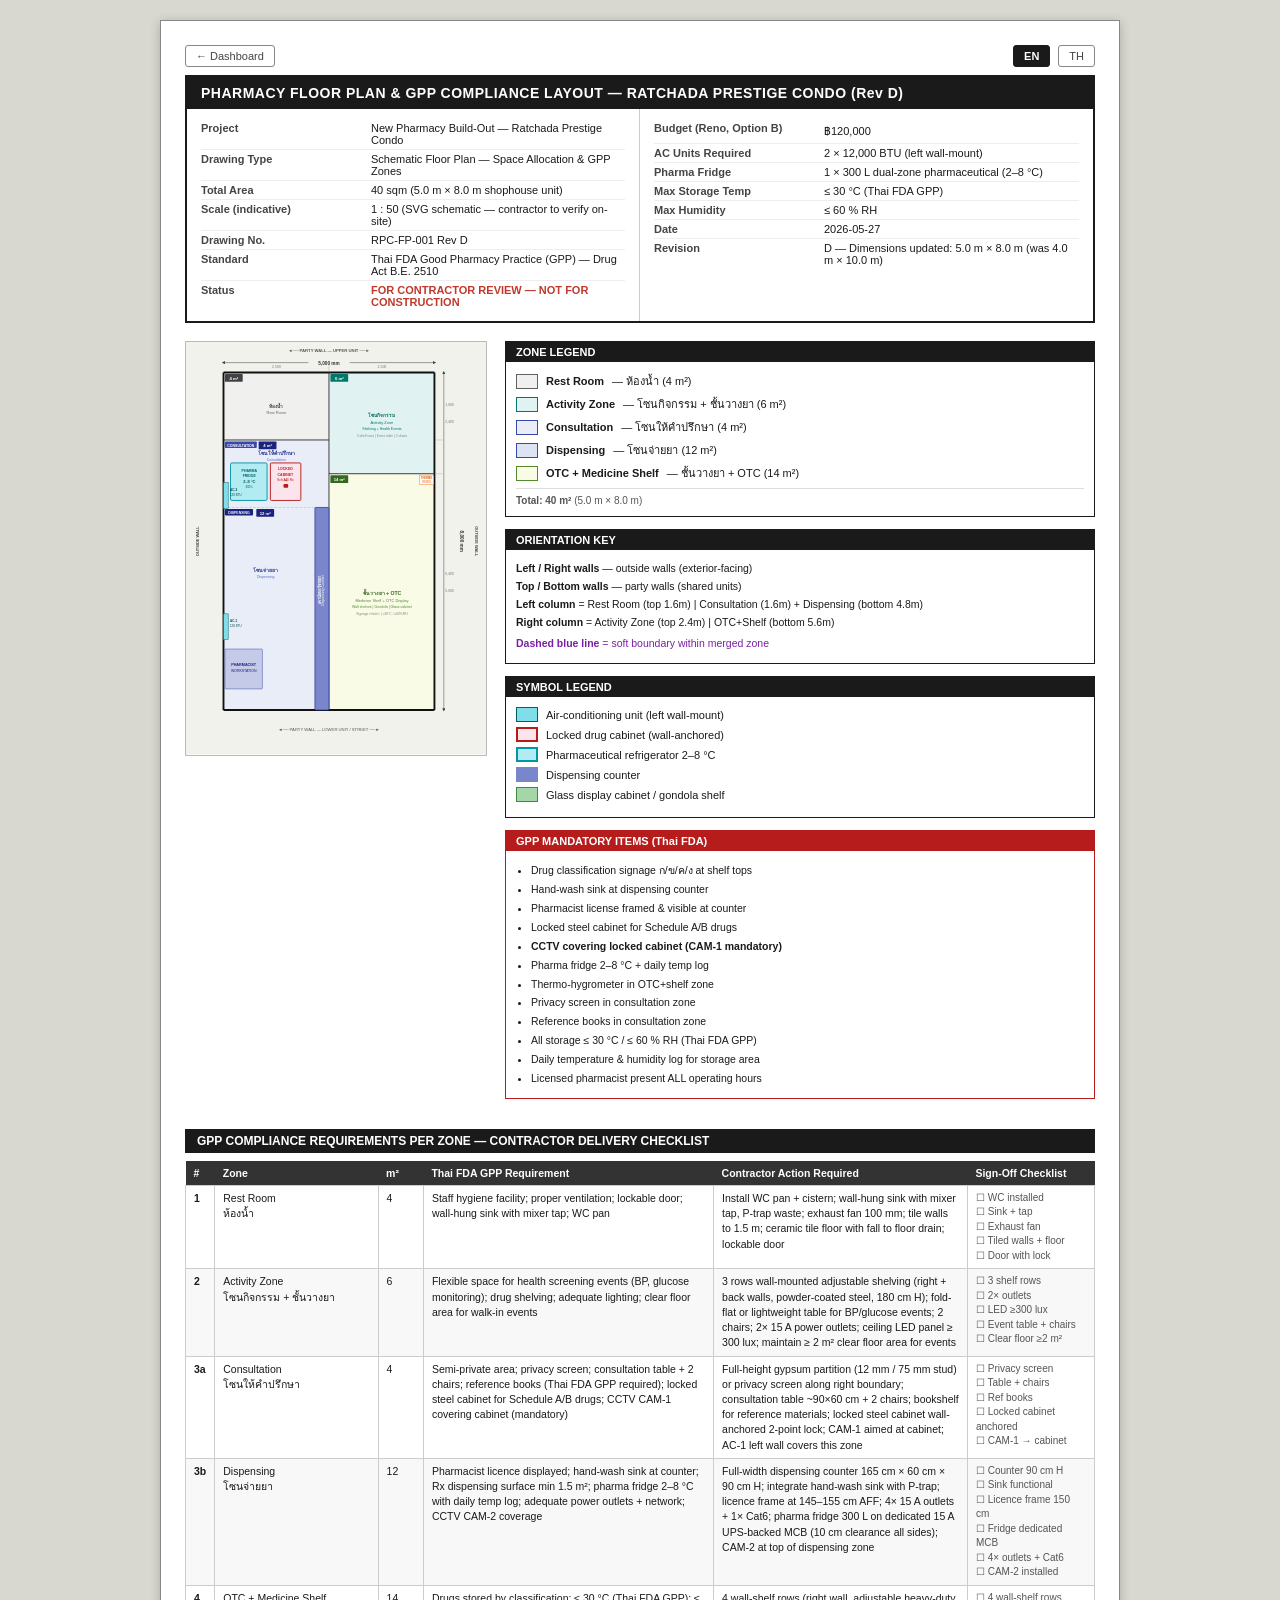
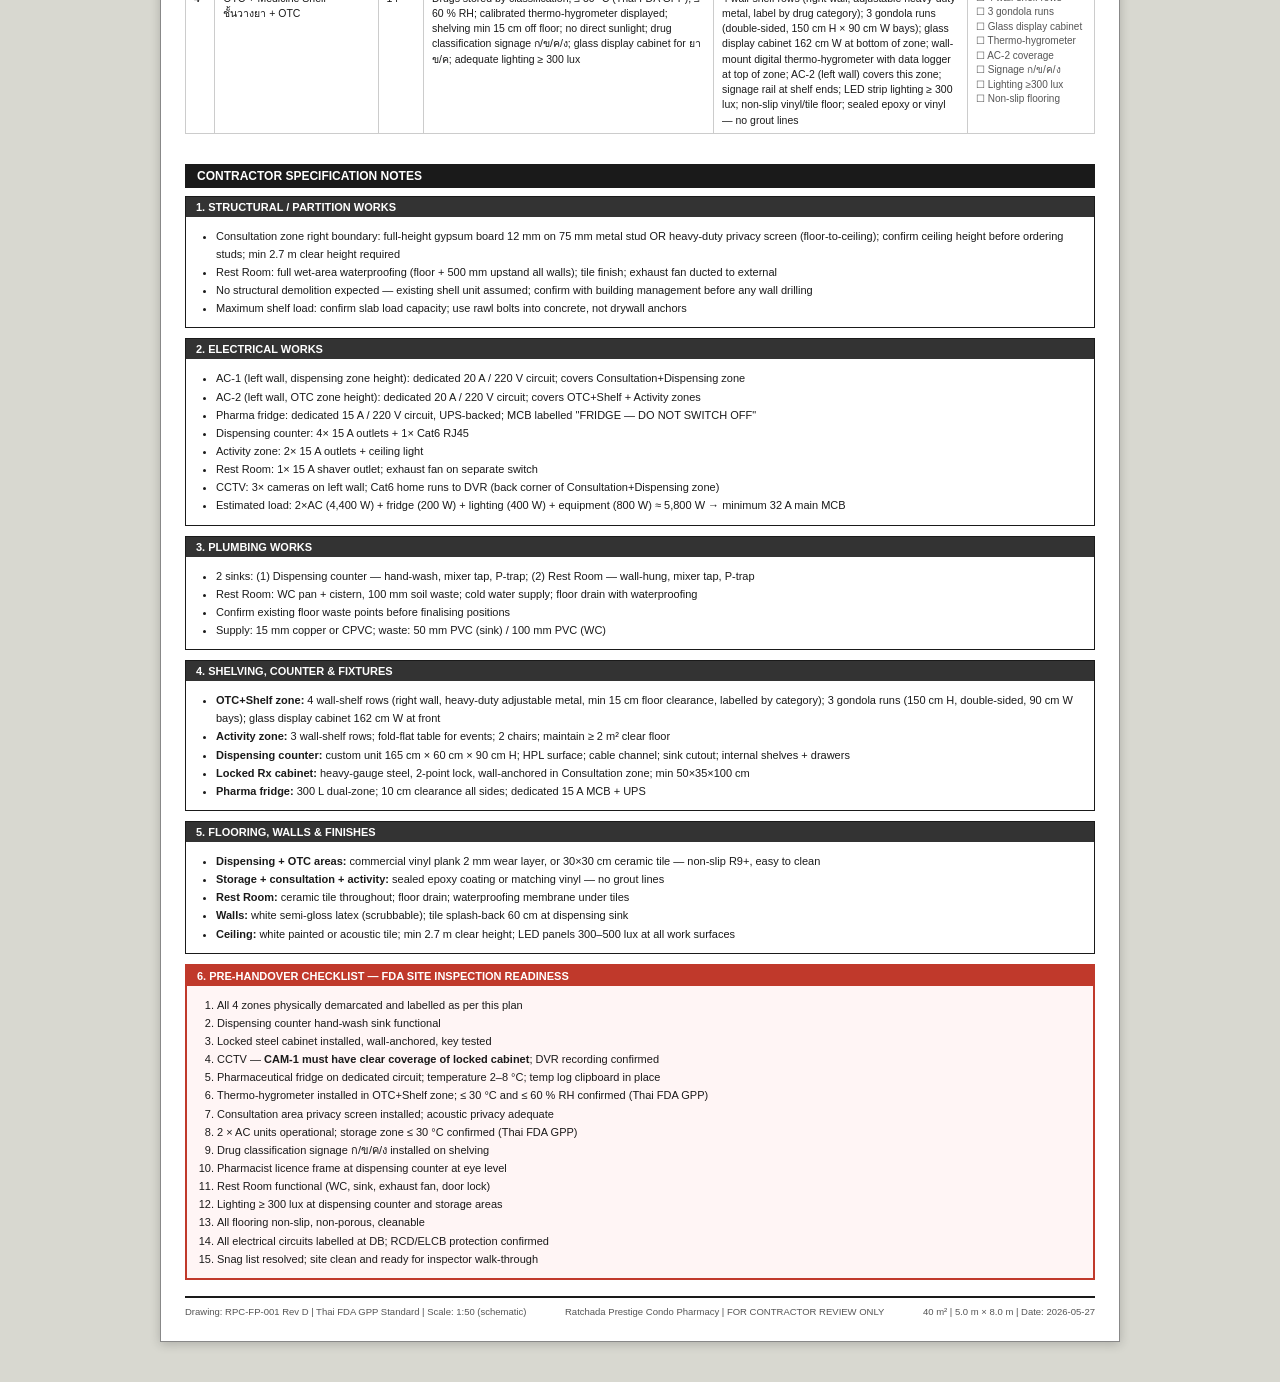
<file: floorplan.html>
<!DOCTYPE html>
<html lang="th">
<head>
  <meta charset="UTF-8">
  <meta name="viewport" content="width=device-width, initial-scale=1.0">
  <title>GPP Floor Plan — Ratchada Prestige Pharmacy</title>
  <style>
    *{box-sizing:border-box;margin:0;padding:0}
    body{font-family:Arial,sans-serif;background:#d8d8d0;padding:20px;color:#1a1a1a}
    .page{background:white;max-width:960px;margin:0 auto 20px;padding:24px;border:1px solid #888;box-shadow:0 2px 10px rgba(0,0,0,.2)}
    .title-block{border:2px solid #1a1a1a;margin-bottom:18px}
    .title-block .tb-header{background:#1a1a1a;color:white;padding:8px 14px;font-size:14px;font-weight:bold;letter-spacing:.5px}
    .title-block .tb-body{display:grid;grid-template-columns:1fr 1fr;gap:0}
    .tb-col{padding:10px 14px}
    .tb-col:first-child{border-right:1px solid #ccc}
    .tb-row{display:flex;gap:0;font-size:11px;border-bottom:1px solid #eee;padding:3px 0}
    .tb-row:last-child{border-bottom:none}
    .tb-key{font-weight:bold;width:170px;flex-shrink:0;color:#444}
    .tb-val{color:#1a1a1a}
    .main-layout{display:flex;gap:18px;align-items:flex-start;margin-bottom:18px}
    .fp-svg-wrap{flex:0 0 auto}
    .side-panel{flex:1;min-width:220px}
    .panel-box{border:1.5px solid #1a1a1a;margin-bottom:12px;font-size:11px}
    .panel-box .pb-head{background:#1a1a1a;color:white;padding:4px 10px;font-size:11px;font-weight:bold}
    .panel-box .pb-body{padding:10px}
    .lg-item{display:flex;align-items:center;gap:8px;margin-bottom:5px;font-size:11px}
    .lg-swatch{width:22px;height:15px;border:1px solid #666;flex-shrink:0}
    .section-head{background:#1a1a1a;color:white;padding:5px 12px;font-size:12px;font-weight:bold;margin:16px 0 8px}
    table.gpp{width:100%;border-collapse:collapse;font-size:10.5px;margin-bottom:14px}
    table.gpp th{background:#333;color:white;padding:6px 8px;text-align:left}
    table.gpp td{padding:5px 8px;border:1px solid #ccc;vertical-align:top;line-height:1.45}
    table.gpp tr:nth-child(even) td{background:#f8f8f8}
    table.gpp .check{color:#555;font-size:10px}
    .note-box{border:1.5px solid #1a1a1a;margin-bottom:10px;font-size:11px}
    .note-box .nb-head{background:#333;color:white;padding:4px 10px;font-size:11px;font-weight:bold}
    .note-box .nb-body{padding:10px 12px}
    .note-box ul,.note-box ol{margin-left:18px;line-height:1.65}
    .warn-box{border:2px solid #c0392b;background:#fff5f5}
    .warn-box .nb-head{background:#c0392b}
    .doc-footer{margin-top:16px;border-top:2px solid #1a1a1a;padding-top:8px;font-size:9.5px;color:#555;display:flex;justify-content:space-between}
    .fp-svg-wrap svg{width:100%;max-width:380px;height:auto}
    @media(max-width:700px){
      body{padding:10px}
      .page{padding:12px}
      .main-layout{flex-direction:column}
      .side-panel{min-width:0;width:100%}
      .title-block .tb-body{grid-template-columns:1fr}
      .tb-col:first-child{border-right:none;border-bottom:1px solid #ccc}
      .gpp{font-size:9.5px}
      .gpp th,.gpp td{padding:4px 5px}
      .section-head{font-size:11px}
    }
    .tbl-scroll{overflow-x:auto;-webkit-overflow-scrolling:touch}
    @media print{body{background:white;padding:0}.page{box-shadow:none;border:none;padding:12px;max-width:100%}}
    .lang-bar{display:flex;gap:8px;justify-content:space-between;margin-bottom:8px;font-size:11px}
    .lang-bar a{padding:4px 10px;border:1px solid #888;text-decoration:none;color:#444;border-radius:3px}
    .lang-bar a.active{background:#1a1a1a;color:white;font-weight:bold;border-color:#1a1a1a}
    .lang-bar a:hover:not(.active){background:#eee}
  </style>
</head>
<body>
<div class="page">

  <!-- LANGUAGE SWITCHER -->
  <div class="lang-bar">
    <a href="index.html">&#8592; Dashboard</a>
    <div style="display:flex;gap:8px">
      <a href="floorplan.html" class="active">EN</a>
      <a href="floorplan-th.html">TH</a>
    </div>
  </div>

  <!-- TITLE BLOCK -->
  <div class="title-block">
    <div class="tb-header">PHARMACY FLOOR PLAN &amp; GPP COMPLIANCE LAYOUT — RATCHADA PRESTIGE CONDO (Rev D)</div>
    <div class="tb-body">
      <div class="tb-col">
        <div class="tb-row"><span class="tb-key">Project</span><span class="tb-val">New Pharmacy Build-Out — Ratchada Prestige Condo</span></div>
        <div class="tb-row"><span class="tb-key">Drawing Type</span><span class="tb-val">Schematic Floor Plan — Space Allocation &amp; GPP Zones</span></div>
        <div class="tb-row"><span class="tb-key">Total Area</span><span class="tb-val">40 sqm (5.0 m × 8.0 m shophouse unit)</span></div>
        <div class="tb-row"><span class="tb-key">Scale (indicative)</span><span class="tb-val">1 : 50 (SVG schematic — contractor to verify on-site)</span></div>
        <div class="tb-row"><span class="tb-key">Drawing No.</span><span class="tb-val">RPC-FP-001 Rev D</span></div>
        <div class="tb-row"><span class="tb-key">Standard</span><span class="tb-val">Thai FDA Good Pharmacy Practice (GPP) — Drug Act B.E. 2510</span></div>
        <div class="tb-row"><span class="tb-key">Status</span><span class="tb-val" style="font-weight:bold;color:#c0392b">FOR CONTRACTOR REVIEW — NOT FOR CONSTRUCTION</span></div>
      </div>
      <div class="tb-col">
        <div class="tb-row"><span class="tb-key">Budget (Reno, Option B)</span><span class="tb-val">฿120,000</span></div>
        <div class="tb-row"><span class="tb-key">AC Units Required</span><span class="tb-val">2 × 12,000 BTU (left wall-mount)</span></div>
        <div class="tb-row"><span class="tb-key">Pharma Fridge</span><span class="tb-val">1 × 300 L dual-zone pharmaceutical (2–8 °C)</span></div>
        <div class="tb-row"><span class="tb-key">Max Storage Temp</span><span class="tb-val">≤ 30 °C (Thai FDA GPP)</span></div>
        <div class="tb-row"><span class="tb-key">Max Humidity</span><span class="tb-val">≤ 60 % RH</span></div>
        <div class="tb-row"><span class="tb-key">Date</span><span class="tb-val">2026-05-27</span></div>
        <div class="tb-row"><span class="tb-key">Revision</span><span class="tb-val">D — Dimensions updated: 5.0 m × 8.0 m (was 4.0 m × 10.0 m)</span></div>
      </div>
    </div>
  </div>

  <!-- FLOOR PLAN + SIDE PANEL -->
  <div class="main-layout">
    <div class="fp-svg-wrap">
      <!--
        Room: 5.0 m wide × 8.0 m deep = 40 sqm
        Scale: 90 px / m  |  x=80..530 (450px=5m)  |  y=65..785 (720px=8m)
        LEFT  col x=80..305 (2.5m): Rest Room (top 1.6m) | Consultation+Dispensing (bottom 6.4m)
        RIGHT col x=305..530 (2.5m): Activity Zone (top 2.4m) | OTC + Shelf (bottom 5.6m)
        No door swing arcs on this plan.
      -->
      <svg viewBox="0 0 640 880" style="display:block;border:1px solid #bbb">
        <defs>
          <marker id="a1" markerWidth="7" markerHeight="7" refX="3.5" refY="3.5" orient="auto">
            <polygon points="0,0 7,3.5 0,7" fill="#444"/>
          </marker>
          <marker id="a2" markerWidth="7" markerHeight="7" refX="3.5" refY="3.5" orient="auto-start-reverse">
            <polygon points="0,0 7,3.5 0,7" fill="#444"/>
          </marker>
        </defs>

        <!-- Page background -->
        <rect width="640" height="880" fill="#f2f2ec"/>

        <!-- ── ZONE FILLS ── -->
        <!-- Rest Room  (x=80..305, y=65..209)  2.5m×1.6m = 4 m² -->
        <rect x="80"  y="65"  width="225" height="144" fill="#f0f0ee"/>
        <!-- Activity Zone  (x=305..530, y=65..281)  2.5m×2.4m = 6 m² -->
        <rect x="305" y="65"  width="225" height="216" fill="#e0f2f1"/>
        <!-- Consultation + Dispensing  (x=80..305, y=209..785)  2.5m×6.4m = 16 m² -->
        <rect x="80"  y="209" width="225" height="576" fill="#e8edf8"/>
        <!-- OTC + Medicine Shelf  (x=305..530, y=281..785)  2.5m×5.6m = 14 m² -->
        <rect x="305" y="281" width="225" height="504" fill="#f9fbe7"/>

        <!-- ── OUTER WALLS (solid — no door gaps) ── -->
        <line x1="80"  y1="65"  x2="530" y2="65"  stroke="#111" stroke-width="4"/>
        <line x1="80"  y1="785" x2="530" y2="785" stroke="#111" stroke-width="4"/>
        <line x1="80"  y1="65"  x2="80"  y2="785" stroke="#111" stroke-width="4"/>
        <line x1="530" y1="65"  x2="530" y2="785" stroke="#111" stroke-width="4"/>

        <!-- ── INTERNAL DIVIDERS ── -->
        <!-- Center vertical (full height) -->
        <line x1="305" y1="65"  x2="305" y2="785" stroke="#333" stroke-width="2"/>
        <!-- y=209: Rest Room / Consultation+Dispensing boundary (left col only) -->
        <line x1="80"  y1="209" x2="305" y2="209" stroke="#333" stroke-width="2"/>
        <!-- y=281: Activity / OTC boundary (right col only) -->
        <line x1="305" y1="281" x2="530" y2="281" stroke="#333" stroke-width="2"/>
        <!-- Visual sub-divider: consultation / dispensing soft line (dashed) -->
        <line x1="80"  y1="353" x2="305" y2="353" stroke="#7986cb" stroke-width="1" stroke-dasharray="6,3" opacity=".6"/>

        <!-- ── REST ROOM furniture ── -->
        <rect x="83" y="68" width="38" height="17" fill="#424242" rx="2"/>
        <text x="102" y="80" text-anchor="middle" font-size="9" fill="white" font-weight="bold">4 m²</text>
        <text x="193" y="140" text-anchor="middle" font-size="10" font-weight="bold" fill="#424242">ห้องน้ำ</text>
        <text x="193" y="154" text-anchor="middle" font-size="8.5" fill="#616161">Rest Room</text>

        <!-- ── ACTIVITY ZONE furniture (y=65..281) ── -->
        <rect x="308" y="68" width="38" height="17" fill="#00796b" rx="2"/>
        <text x="327" y="80" text-anchor="middle" font-size="9" fill="white" font-weight="bold">6 m²</text>
        <text x="418" y="160" text-anchor="middle" font-size="10" font-weight="bold" fill="#00695c">โซนกิจกรรม</text>
        <text x="418" y="174" text-anchor="middle" font-size="8.5" fill="#00796b">Activity Zone</text>
        <text x="418" y="188" text-anchor="middle" font-size="7.5" fill="#00796b">Shelving + Health Events</text>
        <text x="418" y="202" text-anchor="middle" font-size="7" fill="#888">3 shelf rows | Event table | 2 chairs</text>

        <!-- ── CONSULTATION + DISPENSING (y=209..785) ── -->
        <!-- Sub-zone label: CONSULTATION (upper, y=209..353) -->
        <rect x="83" y="212" width="68" height="14" fill="#3949ab" rx="2"/>
        <text x="117" y="223" text-anchor="middle" font-size="7.5" fill="white" font-weight="bold">CONSULTATION</text>
        <rect x="155" y="212" width="38" height="17" fill="#1a237e" rx="2"/>
        <text x="174" y="224" text-anchor="middle" font-size="9" fill="white" font-weight="bold">4 m²</text>
        <!-- Sub-zone label: DISPENSING (lower, y=353..785) -->
        <rect x="83" y="356" width="60" height="14" fill="#1a237e" rx="2"/>
        <text x="113" y="367" text-anchor="middle" font-size="7.5" fill="white" font-weight="bold">DISPENSING</text>
        <rect x="150" y="356" width="38" height="17" fill="#1a237e" rx="2"/>
        <text x="169" y="368" text-anchor="middle" font-size="9" fill="white" font-weight="bold">12 m²</text>

        <!-- Pharmacist workstation -->
        <rect x="83" y="655" width="80" height="85" fill="#c5cae9" stroke="#3949ab" stroke-width="1" rx="2"/>
        <text x="123" y="691" text-anchor="middle" font-size="8" font-weight="bold" fill="#1a237e">PHARMACIST</text>
        <text x="123" y="703" text-anchor="middle" font-size="7.5" fill="#1a237e">WORKSTATION</text>

        <!-- Dispensing counter (vertical barrier between dispensing and OTC zones) -->
        <rect x="275" y="353" width="30" height="432" fill="#7986cb" stroke="#283593" stroke-width="1.5" rx="2"/>
        <text x="290" y="528" text-anchor="middle" font-size="9" font-weight="bold" fill="white" transform="rotate(-90,290,530)">เคาน์เตอร์จ่ายยา</text>
        <text x="290" y="535" text-anchor="middle" font-size="7.5" fill="white" transform="rotate(-90,290,530)">Dispensing Counter</text>



        <!-- Zone area labels -->
        <text x="193" y="242" text-anchor="middle" font-size="11" font-weight="bold" fill="#283593">โซนให้คำปรึกษา</text>
        <text x="193" y="253" text-anchor="middle" font-size="7.5" fill="#5c6bc0">Consultation</text>

        <!-- Pharma fridge (in Consultation zone) -->
        <rect x="95" y="258" width="78" height="80" fill="#b2ebf2" stroke="#0097a7" stroke-width="2" rx="3"/>
        <text x="135" y="278" text-anchor="middle" font-size="7.5" fill="#006064" font-weight="bold">PHARMA</text>
        <text x="135" y="289" text-anchor="middle" font-size="7.5" fill="#006064" font-weight="bold">FRIDGE</text>
        <text x="135" y="300" text-anchor="middle" font-size="8.5" fill="#006064" font-weight="bold">2–8 °C</text>
        <text x="135" y="311" text-anchor="middle" font-size="6.5" fill="#006064">300 L</text>

        <!-- Locked Rx cabinet (in Consultation zone) -->
        <rect x="180" y="258" width="65" height="80" fill="#fce4ec" stroke="#b71c1c" stroke-width="2" rx="2"/>
        <text x="212" y="274" text-anchor="middle" font-size="7.5" font-weight="bold" fill="#b71c1c">LOCKED</text>
        <text x="212" y="285" text-anchor="middle" font-size="7.5" font-weight="bold" fill="#b71c1c">CABINET</text>
        <text x="212" y="296" text-anchor="middle" font-size="7" fill="#b71c1c">Sch A/B Rx</text>
        <rect x="208" y="303" width="10" height="8" rx="2" fill="#b71c1c"/>
        <path d="M210,297 Q213,291 216,297" fill="none" stroke="#b71c1c" stroke-width="1.5"/>

        <text x="170" y="490" text-anchor="middle" font-size="11" font-weight="bold" fill="#283593">โซนจ่ายยา</text>
        <text x="170" y="503" text-anchor="middle" font-size="7.5" fill="#5c6bc0">Dispensing</text>

        <!-- ── OTC + MEDICINE SHELF (y=281..785) ── -->
        <!-- Thermo-hygrometer -->
        <rect x="498" y="284" width="30" height="20" fill="white" stroke="#f57c00" stroke-width="1"/>
        <text x="513" y="293" text-anchor="middle" font-size="5.5" fill="#e65100" font-weight="bold">THERMO</text>
        <text x="513" y="301" text-anchor="middle" font-size="5.5" fill="#e65100">HYGRO</text>
        <!-- Zone label -->
        <rect x="308" y="284" width="38" height="17" fill="#33691e" rx="2"/>
        <text x="327" y="296" text-anchor="middle" font-size="9" fill="white" font-weight="bold">14 m²</text>
        <text x="418" y="540" text-anchor="middle" font-size="11" font-weight="bold" fill="#33691e">ชั้นวางยา + OTC</text>
        <text x="418" y="554" text-anchor="middle" font-size="8.5" fill="#558b2f">Medicine Shelf + OTC Display</text>
        <text x="418" y="568" text-anchor="middle" font-size="7.5" fill="#558b2f">Wall shelves | Gondola | Glass cabinet</text>
        <text x="418" y="582" text-anchor="middle" font-size="7" fill="#888">Signage ก/ข/ค/ง | ≤30°C / ≤60%RH</text>

        <!-- ── AC units (left wall) ── -->
        <rect x="80" y="580" width="10" height="55" fill="#80deea" stroke="#006064" stroke-width="1"/>
        <text x="94" y="598" font-size="6.5" fill="#004d50" font-weight="bold">AC-1</text>
        <text x="94" y="608" font-size="6" fill="#004d50">12K BTU</text>
        <rect x="80" y="300" width="10" height="55" fill="#80deea" stroke="#006064" stroke-width="1"/>
        <text x="94" y="318" font-size="6.5" fill="#004d50" font-weight="bold">AC-2</text>
        <text x="94" y="328" font-size="6" fill="#004d50">12K BTU</text>

        <!-- ── DIMENSION LINES ── -->
        <line x1="80" y1="44" x2="530" y2="44" stroke="#333" stroke-width="1" marker-start="url(#a2)" marker-end="url(#a1)"/>
        <rect x="261" y="38" width="88" height="14" fill="#f2f2ec"/>
        <text x="305" y="49" text-anchor="middle" font-size="10" font-weight="bold" fill="#333">5,000 mm</text>
        <line x1="305" y1="49" x2="305" y2="63" stroke="#999" stroke-width=".75"/>
        <text x="193" y="56" text-anchor="middle" font-size="7.5" fill="#777">2,500</text>
        <text x="418" y="56" text-anchor="middle" font-size="7.5" fill="#777">2,500</text>
        <line x1="550" y1="65" x2="550" y2="785" stroke="#333" stroke-width="1" marker-start="url(#a2)" marker-end="url(#a1)"/>
        <text x="585" y="425" text-anchor="middle" font-size="10" font-weight="bold" fill="#333" transform="rotate(90,585,425)">8,000 mm</text>
        <!-- Zone height ticks -->
        <line x1="533" y1="209" x2="548" y2="209" stroke="#999" stroke-width=".75"/>
        <text x="553" y="137" font-size="7.5" fill="#777">1,600</text>
        <line x1="533" y1="281" x2="548" y2="281" stroke="#999" stroke-width=".75"/>
        <text x="553" y="173" font-size="7.5" fill="#777">2,400</text>
        <text x="553" y="497" font-size="7.5" fill="#777">6,400</text>
        <text x="553" y="533" font-size="7.5" fill="#777">5,600</text>

        <!-- ── WALL LABELS ── -->
        <text x="305" y="22"   text-anchor="middle" font-size="9" font-weight="bold" fill="#555">◄── PARTY WALL — UPPER UNIT ──►</text>
        <text x="305" y="830" text-anchor="middle" font-size="9" fill="#555">◄── PARTY WALL — LOWER UNIT / STREET ──►</text>
        <text x="28"  y="425"  text-anchor="middle" font-size="8.5" font-weight="bold" fill="#444" transform="rotate(-90,28,425)">OUTSIDE WALL</text>
        <text x="616" y="425"  text-anchor="middle" font-size="8.5" font-weight="bold" fill="#444" transform="rotate(90,616,425)">OUTSIDE WALL</text>

      </svg>
    </div><!-- /fp-svg-wrap -->

    <!-- SIDE PANEL -->
    <div class="side-panel">

      <div class="panel-box">
        <div class="pb-head">ZONE LEGEND</div>
        <div class="pb-body">
          <div class="lg-item"><div class="lg-swatch" style="background:#f0f0ee;border-color:#616161"></div><strong>Rest Room</strong> — ห้องน้ำ (4 m²)</div>
          <div class="lg-item"><div class="lg-swatch" style="background:#e0f2f1;border-color:#00796b"></div><strong>Activity Zone</strong> — โซนกิจกรรม + ชั้นวางยา (6 m²)</div>
          <div class="lg-item"><div class="lg-swatch" style="background:#e8edf8;border-color:#3949ab"></div><strong>Consultation</strong> — โซนให้คำปรึกษา (4 m²)</div>
          <div class="lg-item"><div class="lg-swatch" style="background:#dce3f5;border-color:#3949ab"></div><strong>Dispensing</strong> — โซนจ่ายยา (12 m²)</div>
          <div class="lg-item"><div class="lg-swatch" style="background:#f9fbe7;border-color:#558b2f"></div><strong>OTC + Medicine Shelf</strong> — ชั้นวางยา + OTC (14 m²)</div>
          <div style="font-size:10px;margin-top:6px;color:#555;border-top:1px solid #ddd;padding-top:6px"><strong>Total: 40 m²</strong> (5.0 m × 8.0 m)</div>
        </div>
      </div>

      <div class="panel-box">
        <div class="pb-head">ORIENTATION KEY</div>
        <div class="pb-body" style="font-size:10.5px;line-height:1.7">
          <div><strong>Left / Right walls</strong> — outside walls (exterior-facing)</div>
          <div><strong>Top / Bottom walls</strong> — party walls (shared units)</div>
          <div><strong>Left column</strong> = Rest Room (top 1.6m) | Consultation (1.6m) + Dispensing (bottom 4.8m)</div>
          <div><strong>Right column</strong> = Activity Zone (top 2.4m) | OTC+Shelf (bottom 5.6m)</div>
          <div style="margin-top:4px;color:#7b1fa2"><strong>Dashed blue line</strong> = soft boundary within merged zone</div>
        </div>
      </div>

      <div class="panel-box">
        <div class="pb-head">SYMBOL LEGEND</div>
        <div class="pb-body">
          <div class="lg-item"><div style="width:22px;height:15px;background:#80deea;border:1px solid #006064;flex-shrink:0"></div>Air-conditioning unit (left wall-mount)</div>
          <div class="lg-item"><div style="width:22px;height:15px;background:#fce4ec;border:2px solid #b71c1c;flex-shrink:0"></div>Locked drug cabinet (wall-anchored)</div>
          <div class="lg-item"><div style="width:22px;height:15px;background:#b2ebf2;border:2px solid #0097a7;flex-shrink:0"></div>Pharmaceutical refrigerator 2–8 °C</div>
          <div class="lg-item"><div style="width:22px;height:15px;background:#7986cb;flex-shrink:0"></div>Dispensing counter</div>
          <div class="lg-item"><div style="width:22px;height:15px;background:#a5d6a7;border:1px solid #388e3c;flex-shrink:0"></div>Glass display cabinet / gondola shelf</div>
        </div>
      </div>

      <div class="panel-box" style="border-color:#b71c1c">
        <div class="pb-head" style="background:#b71c1c">GPP MANDATORY ITEMS (Thai FDA)</div>
        <div class="pb-body">
          <ul style="font-size:10.5px;margin-left:15px;line-height:1.8">
            <li>Drug classification signage ก/ข/ค/ง at shelf tops</li>
            <li>Hand-wash sink at dispensing counter</li>
            <li>Pharmacist license framed &amp; visible at counter</li>
            <li>Locked steel cabinet for Schedule A/B drugs</li>
            <li><strong>CCTV covering locked cabinet (CAM-1 mandatory)</strong></li>
            <li>Pharma fridge 2–8 °C + daily temp log</li>
            <li>Thermo-hygrometer in OTC+shelf zone</li>
            <li>Privacy screen in consultation zone</li>
            <li>Reference books in consultation zone</li>
            <li>All storage ≤ 30 °C / ≤ 60 % RH (Thai FDA GPP)</li>
            <li>Daily temperature &amp; humidity log for storage area</li>
            <li>Licensed pharmacist present ALL operating hours</li>
          </ul>
        </div>
      </div>

    </div><!-- /side-panel -->
  </div><!-- /main-layout -->

  <!-- GPP COMPLIANCE TABLE -->
  <div class="section-head">GPP COMPLIANCE REQUIREMENTS PER ZONE — CONTRACTOR DELIVERY CHECKLIST</div>
  <div class="tbl-scroll">
  <table class="gpp">
    <thead>
      <tr>
        <th style="width:3%">#</th>
        <th style="width:18%">Zone</th>
        <th style="width:5%">m²</th>
        <th style="width:32%">Thai FDA GPP Requirement</th>
        <th style="width:28%">Contractor Action Required</th>
        <th style="width:14%">Sign-Off Checklist</th>
      </tr>
    </thead>
    <tbody>
      <tr>
        <td><strong>1</strong></td>
        <td>Rest Room<br>ห้องน้ำ</td>
        <td>4</td>
        <td>Staff hygiene facility; proper ventilation; lockable door; wall-hung sink with mixer tap; WC pan</td>
        <td>Install WC pan + cistern; wall-hung sink with mixer tap, P-trap waste; exhaust fan 100 mm; tile walls to 1.5 m; ceramic tile floor with fall to floor drain; lockable door</td>
        <td class="check">☐ WC installed<br>☐ Sink + tap<br>☐ Exhaust fan<br>☐ Tiled walls + floor<br>☐ Door with lock</td>
      </tr>
      <tr>
        <td><strong>2</strong></td>
        <td>Activity Zone<br>โซนกิจกรรม + ชั้นวางยา</td>
        <td>6</td>
        <td>Flexible space for health screening events (BP, glucose monitoring); drug shelving; adequate lighting; clear floor area for walk-in events</td>
        <td>3 rows wall-mounted adjustable shelving (right + back walls, powder-coated steel, 180 cm H); fold-flat or lightweight table for BP/glucose events; 2 chairs; 2× 15 A power outlets; ceiling LED panel ≥ 300 lux; maintain ≥ 2 m² clear floor area for events</td>
        <td class="check">☐ 3 shelf rows<br>☐ 2× outlets<br>☐ LED ≥300 lux<br>☐ Event table + chairs<br>☐ Clear floor ≥2 m²</td>
      </tr>
      <tr>
        <td><strong>3a</strong></td>
        <td>Consultation<br>โซนให้คำปรึกษา</td>
        <td>4</td>
        <td>Semi-private area; privacy screen; consultation table + 2 chairs; reference books (Thai FDA GPP required); locked steel cabinet for Schedule A/B drugs; CCTV CAM-1 covering cabinet (mandatory)</td>
        <td>Full-height gypsum partition (12 mm / 75 mm stud) or privacy screen along right boundary; consultation table ~90×60 cm + 2 chairs; bookshelf for reference materials; locked steel cabinet wall-anchored 2-point lock; CAM-1 aimed at cabinet; AC-1 left wall covers this zone</td>
        <td class="check">☐ Privacy screen<br>☐ Table + chairs<br>☐ Ref books<br>☐ Locked cabinet anchored<br>☐ CAM-1 → cabinet</td>
      </tr>
      <tr>
        <td><strong>3b</strong></td>
        <td>Dispensing<br>โซนจ่ายยา</td>
        <td>12</td>
        <td>Pharmacist licence displayed; hand-wash sink at counter; Rx dispensing surface min 1.5 m²; pharma fridge 2–8 °C with daily temp log; adequate power outlets + network; CCTV CAM-2 coverage</td>
        <td>Full-width dispensing counter 165 cm × 60 cm × 90 cm H; integrate hand-wash sink with P-trap; licence frame at 145–155 cm AFF; 4× 15 A outlets + 1× Cat6; pharma fridge 300 L on dedicated 15 A UPS-backed MCB (10 cm clearance all sides); CAM-2 at top of dispensing zone</td>
        <td class="check">☐ Counter 90 cm H<br>☐ Sink functional<br>☐ Licence frame 150 cm<br>☐ Fridge dedicated MCB<br>☐ 4× outlets + Cat6<br>☐ CAM-2 installed</td>
      </tr>
      <tr>
        <td><strong>4</strong></td>
        <td>OTC + Medicine Shelf<br>ชั้นวางยา + OTC</td>
        <td>14</td>
        <td>Drugs stored by classification; ≤ 30 °C (Thai FDA GPP); ≤ 60 % RH; calibrated thermo-hygrometer displayed; shelving min 15 cm off floor; no direct sunlight; drug classification signage ก/ข/ค/ง; glass display cabinet for ยา ข/ค; adequate lighting ≥ 300 lux</td>
        <td>4 wall-shelf rows (right wall, adjustable heavy-duty metal, label by drug category); 3 gondola runs (double-sided, 150 cm H × 90 cm W bays); glass display cabinet 162 cm W at bottom of zone; wall-mount digital thermo-hygrometer with data logger at top of zone; AC-2 (left wall) covers this zone; signage rail at shelf ends; LED strip lighting ≥ 300 lux; non-slip vinyl/tile floor; sealed epoxy or vinyl — no grout lines</td>
        <td class="check">☐ 4 wall-shelf rows<br>☐ 3 gondola runs<br>☐ Glass display cabinet<br>☐ Thermo-hygrometer<br>☐ AC-2 coverage<br>☐ Signage ก/ข/ค/ง<br>☐ Lighting ≥300 lux<br>☐ Non-slip flooring</td>
      </tr>
    </tbody>
  </table>
  </div>

  <!-- CONTRACTOR SPEC NOTES -->
  <div class="section-head">CONTRACTOR SPECIFICATION NOTES</div>

  <div class="note-box">
    <div class="nb-head">1. STRUCTURAL / PARTITION WORKS</div>
    <div class="nb-body">
      <ul>
        <li>Consultation zone right boundary: full-height gypsum board 12 mm on 75 mm metal stud OR heavy-duty privacy screen (floor-to-ceiling); confirm ceiling height before ordering studs; min 2.7 m clear height required</li>
        <li>Rest Room: full wet-area waterproofing (floor + 500 mm upstand all walls); tile finish; exhaust fan ducted to external</li>
        <li>No structural demolition expected — existing shell unit assumed; confirm with building management before any wall drilling</li>
        <li>Maximum shelf load: confirm slab load capacity; use rawl bolts into concrete, not drywall anchors</li>
      </ul>
    </div>
  </div>

  <div class="note-box">
    <div class="nb-head">2. ELECTRICAL WORKS</div>
    <div class="nb-body">
      <ul>
        <li>AC-1 (left wall, dispensing zone height): dedicated 20 A / 220 V circuit; covers Consultation+Dispensing zone</li>
        <li>AC-2 (left wall, OTC zone height): dedicated 20 A / 220 V circuit; covers OTC+Shelf + Activity zones</li>
        <li>Pharma fridge: dedicated 15 A / 220 V circuit, UPS-backed; MCB labelled "FRIDGE — DO NOT SWITCH OFF"</li>
        <li>Dispensing counter: 4× 15 A outlets + 1× Cat6 RJ45</li>
        <li>Activity zone: 2× 15 A outlets + ceiling light</li>
        <li>Rest Room: 1× 15 A shaver outlet; exhaust fan on separate switch</li>
        <li>CCTV: 3× cameras on left wall; Cat6 home runs to DVR (back corner of Consultation+Dispensing zone)</li>
        <li>Estimated load: 2×AC (4,400 W) + fridge (200 W) + lighting (400 W) + equipment (800 W) ≈ 5,800 W → minimum 32 A main MCB</li>
      </ul>
    </div>
  </div>

  <div class="note-box">
    <div class="nb-head">3. PLUMBING WORKS</div>
    <div class="nb-body">
      <ul>
        <li>2 sinks: (1) Dispensing counter — hand-wash, mixer tap, P-trap; (2) Rest Room — wall-hung, mixer tap, P-trap</li>
        <li>Rest Room: WC pan + cistern, 100 mm soil waste; cold water supply; floor drain with waterproofing</li>
        <li>Confirm existing floor waste points before finalising positions</li>
        <li>Supply: 15 mm copper or CPVC; waste: 50 mm PVC (sink) / 100 mm PVC (WC)</li>
      </ul>
    </div>
  </div>

  <div class="note-box">
    <div class="nb-head">4. SHELVING, COUNTER &amp; FIXTURES</div>
    <div class="nb-body">
      <ul>
        <li><strong>OTC+Shelf zone:</strong> 4 wall-shelf rows (right wall, heavy-duty adjustable metal, min 15 cm floor clearance, labelled by category); 3 gondola runs (150 cm H, double-sided, 90 cm W bays); glass display cabinet 162 cm W at front</li>
        <li><strong>Activity zone:</strong> 3 wall-shelf rows; fold-flat table for events; 2 chairs; maintain ≥ 2 m² clear floor</li>
        <li><strong>Dispensing counter:</strong> custom unit 165 cm × 60 cm × 90 cm H; HPL surface; cable channel; sink cutout; internal shelves + drawers</li>
        <li><strong>Locked Rx cabinet:</strong> heavy-gauge steel, 2-point lock, wall-anchored in Consultation zone; min 50×35×100 cm</li>
        <li><strong>Pharma fridge:</strong> 300 L dual-zone; 10 cm clearance all sides; dedicated 15 A MCB + UPS</li>
      </ul>
    </div>
  </div>

  <div class="note-box">
    <div class="nb-head">5. FLOORING, WALLS &amp; FINISHES</div>
    <div class="nb-body">
      <ul>
        <li><strong>Dispensing + OTC areas:</strong> commercial vinyl plank 2 mm wear layer, or 30×30 cm ceramic tile — non-slip R9+, easy to clean</li>
        <li><strong>Storage + consultation + activity:</strong> sealed epoxy coating or matching vinyl — no grout lines</li>
        <li><strong>Rest Room:</strong> ceramic tile throughout; floor drain; waterproofing membrane under tiles</li>
        <li><strong>Walls:</strong> white semi-gloss latex (scrubbable); tile splash-back 60 cm at dispensing sink</li>
        <li><strong>Ceiling:</strong> white painted or acoustic tile; min 2.7 m clear height; LED panels 300–500 lux at all work surfaces</li>
      </ul>
    </div>
  </div>

  <div class="note-box warn-box">
    <div class="nb-head">6. PRE-HANDOVER CHECKLIST — FDA SITE INSPECTION READINESS</div>
    <div class="nb-body">
      <ol>
        <li>All 4 zones physically demarcated and labelled as per this plan</li>
        <li>Dispensing counter hand-wash sink functional</li>
        <li>Locked steel cabinet installed, wall-anchored, key tested</li>
        <li>CCTV — <strong>CAM-1 must have clear coverage of locked cabinet</strong>; DVR recording confirmed</li>
        <li>Pharmaceutical fridge on dedicated circuit; temperature 2–8 °C; temp log clipboard in place</li>
        <li>Thermo-hygrometer installed in OTC+Shelf zone; ≤ 30 °C and ≤ 60 % RH confirmed (Thai FDA GPP)</li>
        <li>Consultation area privacy screen installed; acoustic privacy adequate</li>
        <li>2 × AC units operational; storage zone ≤ 30 °C confirmed (Thai FDA GPP)</li>
        <li>Drug classification signage ก/ข/ค/ง installed on shelving</li>
        <li>Pharmacist licence frame at dispensing counter at eye level</li>
        <li>Rest Room functional (WC, sink, exhaust fan, door lock)</li>
        <li>Lighting ≥ 300 lux at dispensing counter and storage areas</li>
        <li>All flooring non-slip, non-porous, cleanable</li>
        <li>All electrical circuits labelled at DB; RCD/ELCB protection confirmed</li>
        <li>Snag list resolved; site clean and ready for inspector walk-through</li>
      </ol>
    </div>
  </div>

  <!-- FOOTER -->
  <div class="doc-footer">
    <div>Drawing: RPC-FP-001 Rev D | Thai FDA GPP Standard | Scale: 1:50 (schematic)</div>
    <div>Ratchada Prestige Condo Pharmacy | FOR CONTRACTOR REVIEW ONLY</div>
    <div>40 m² | 5.0 m × 8.0 m | Date: 2026-05-27</div>
  </div>

</div><!-- /page -->
</body>
</html>
</file>
